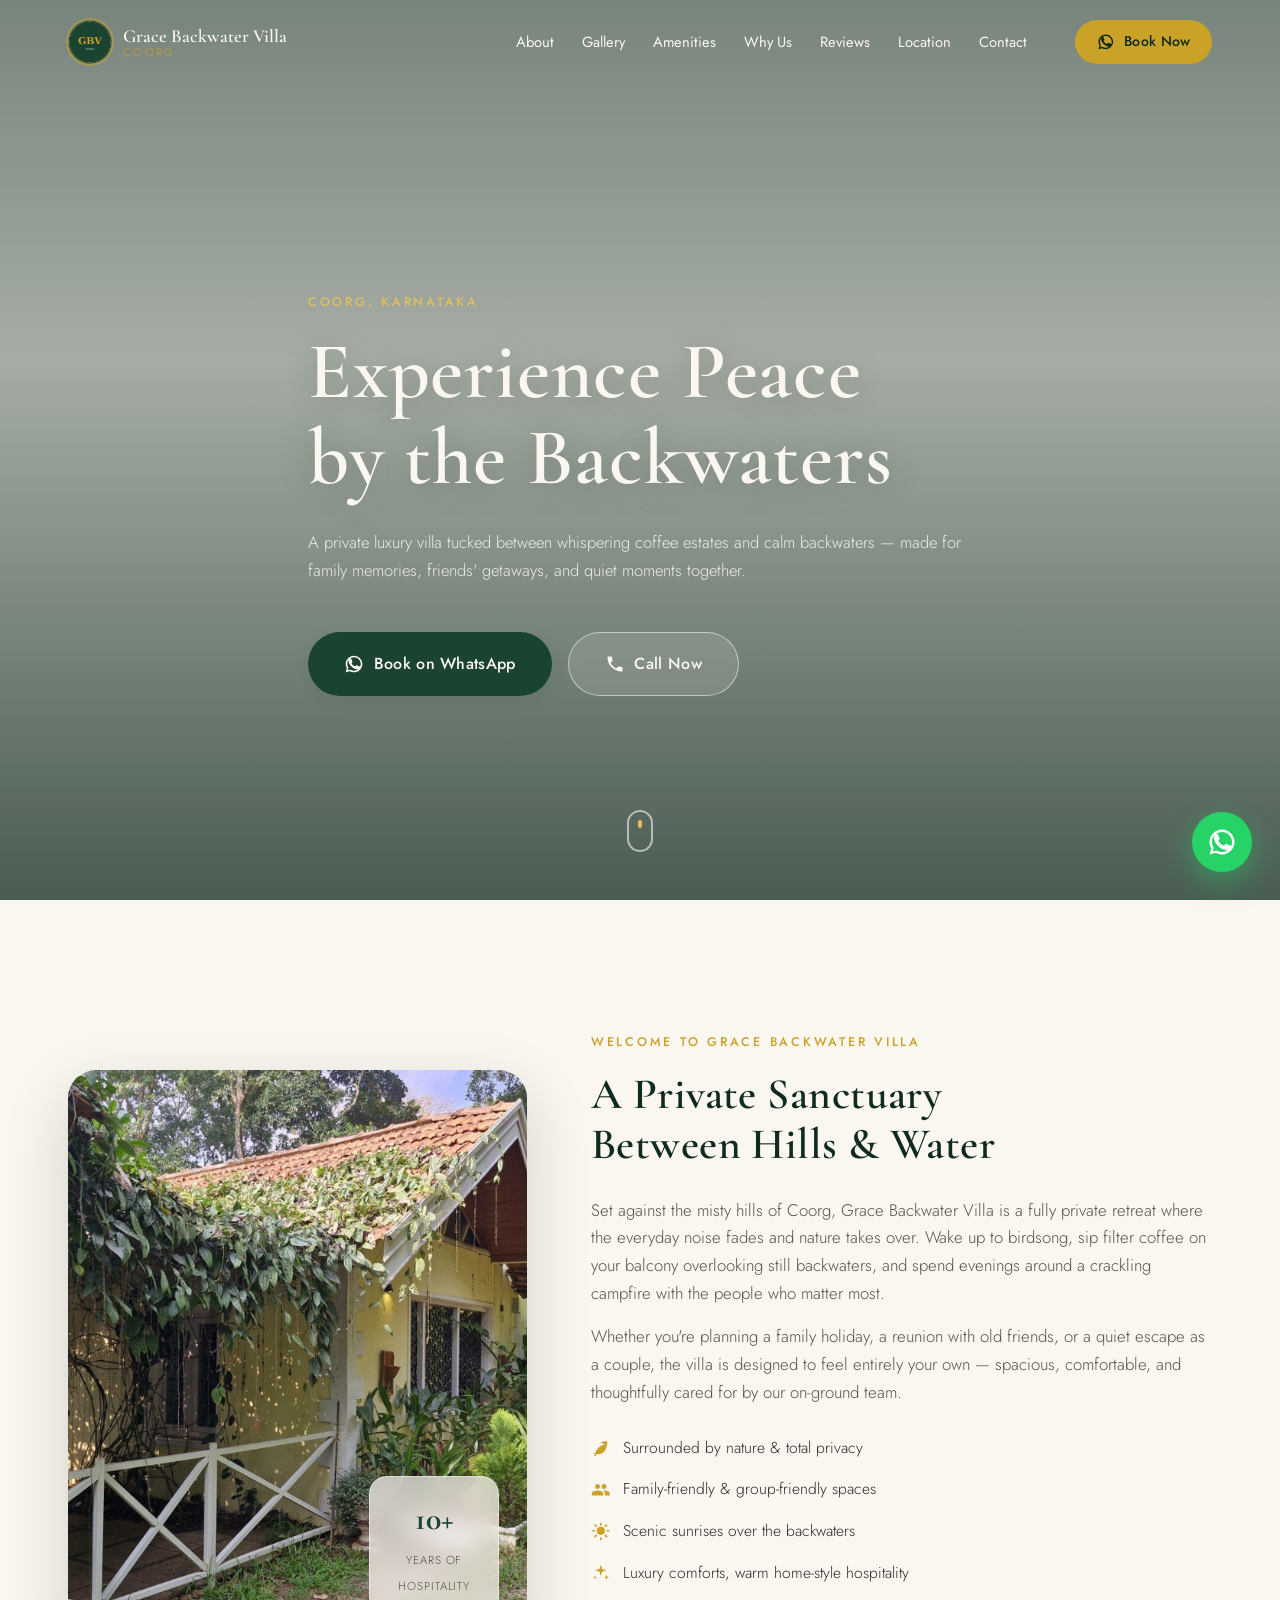
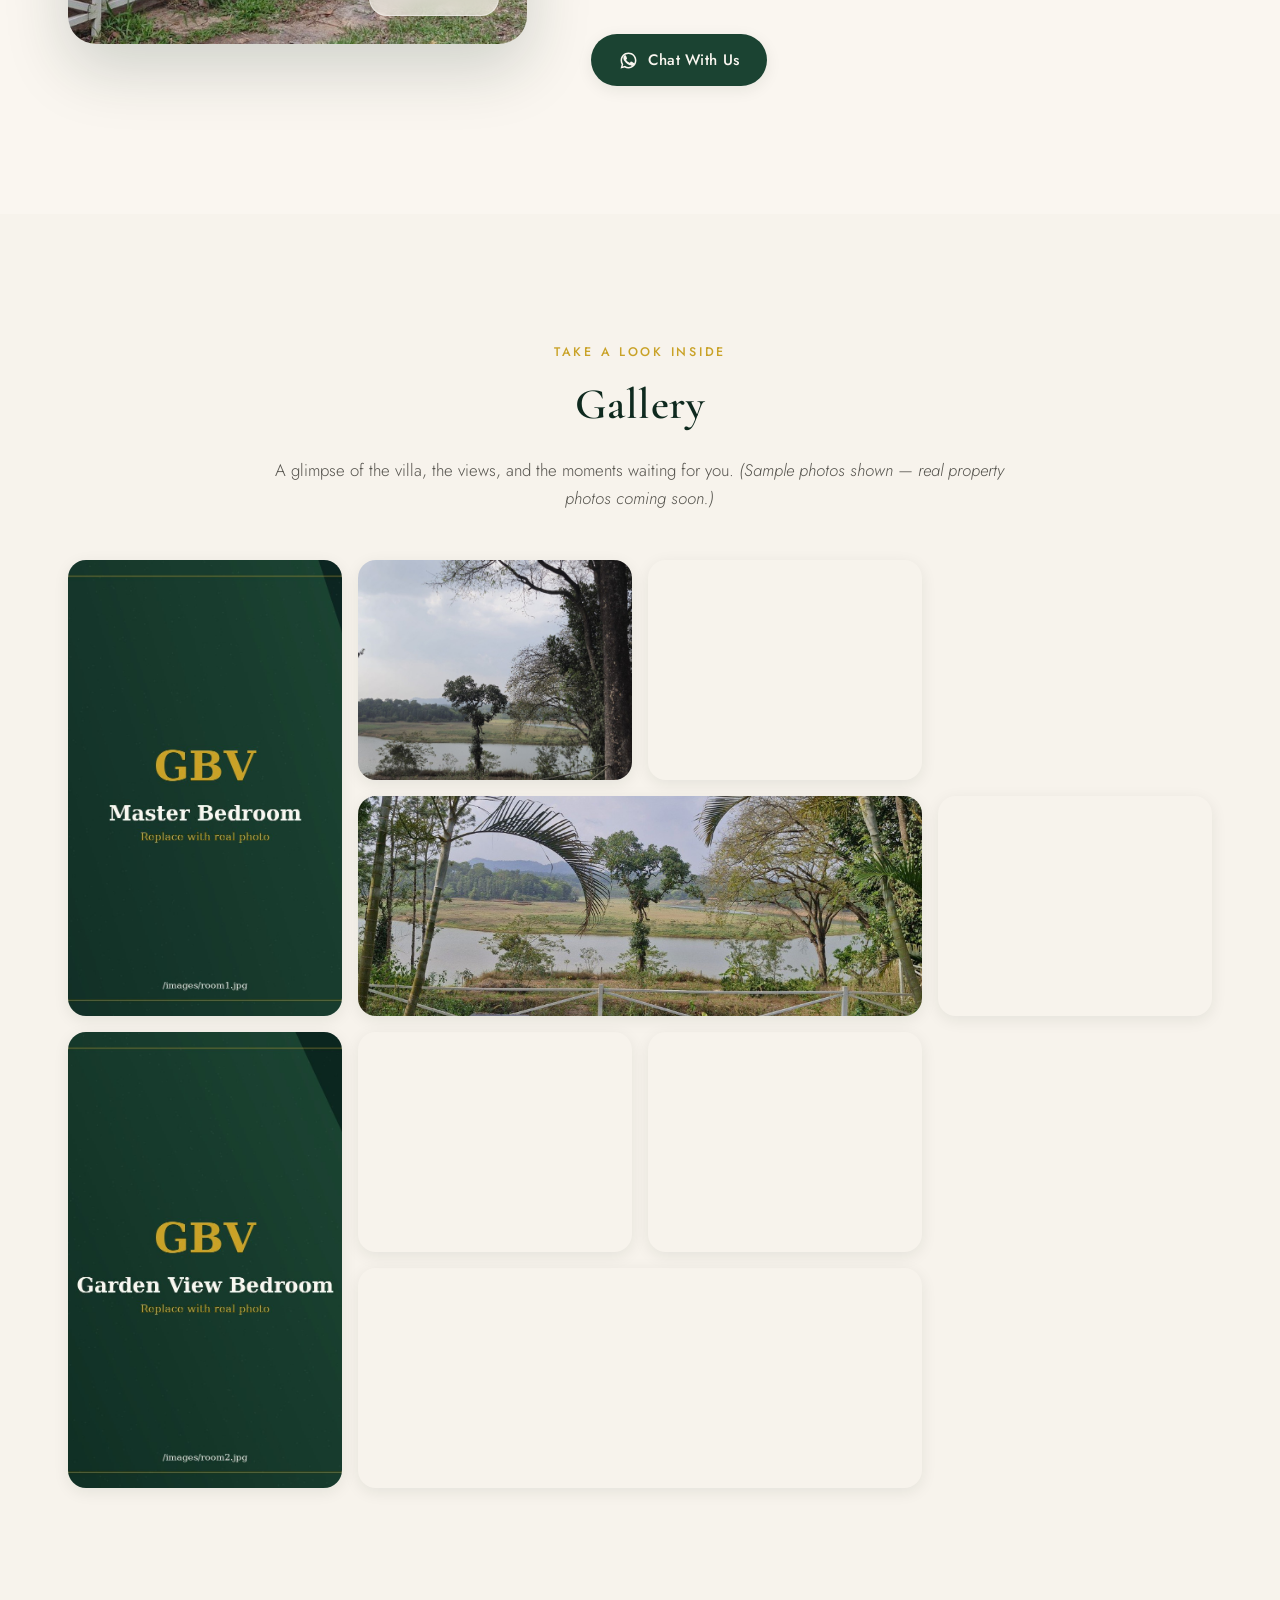
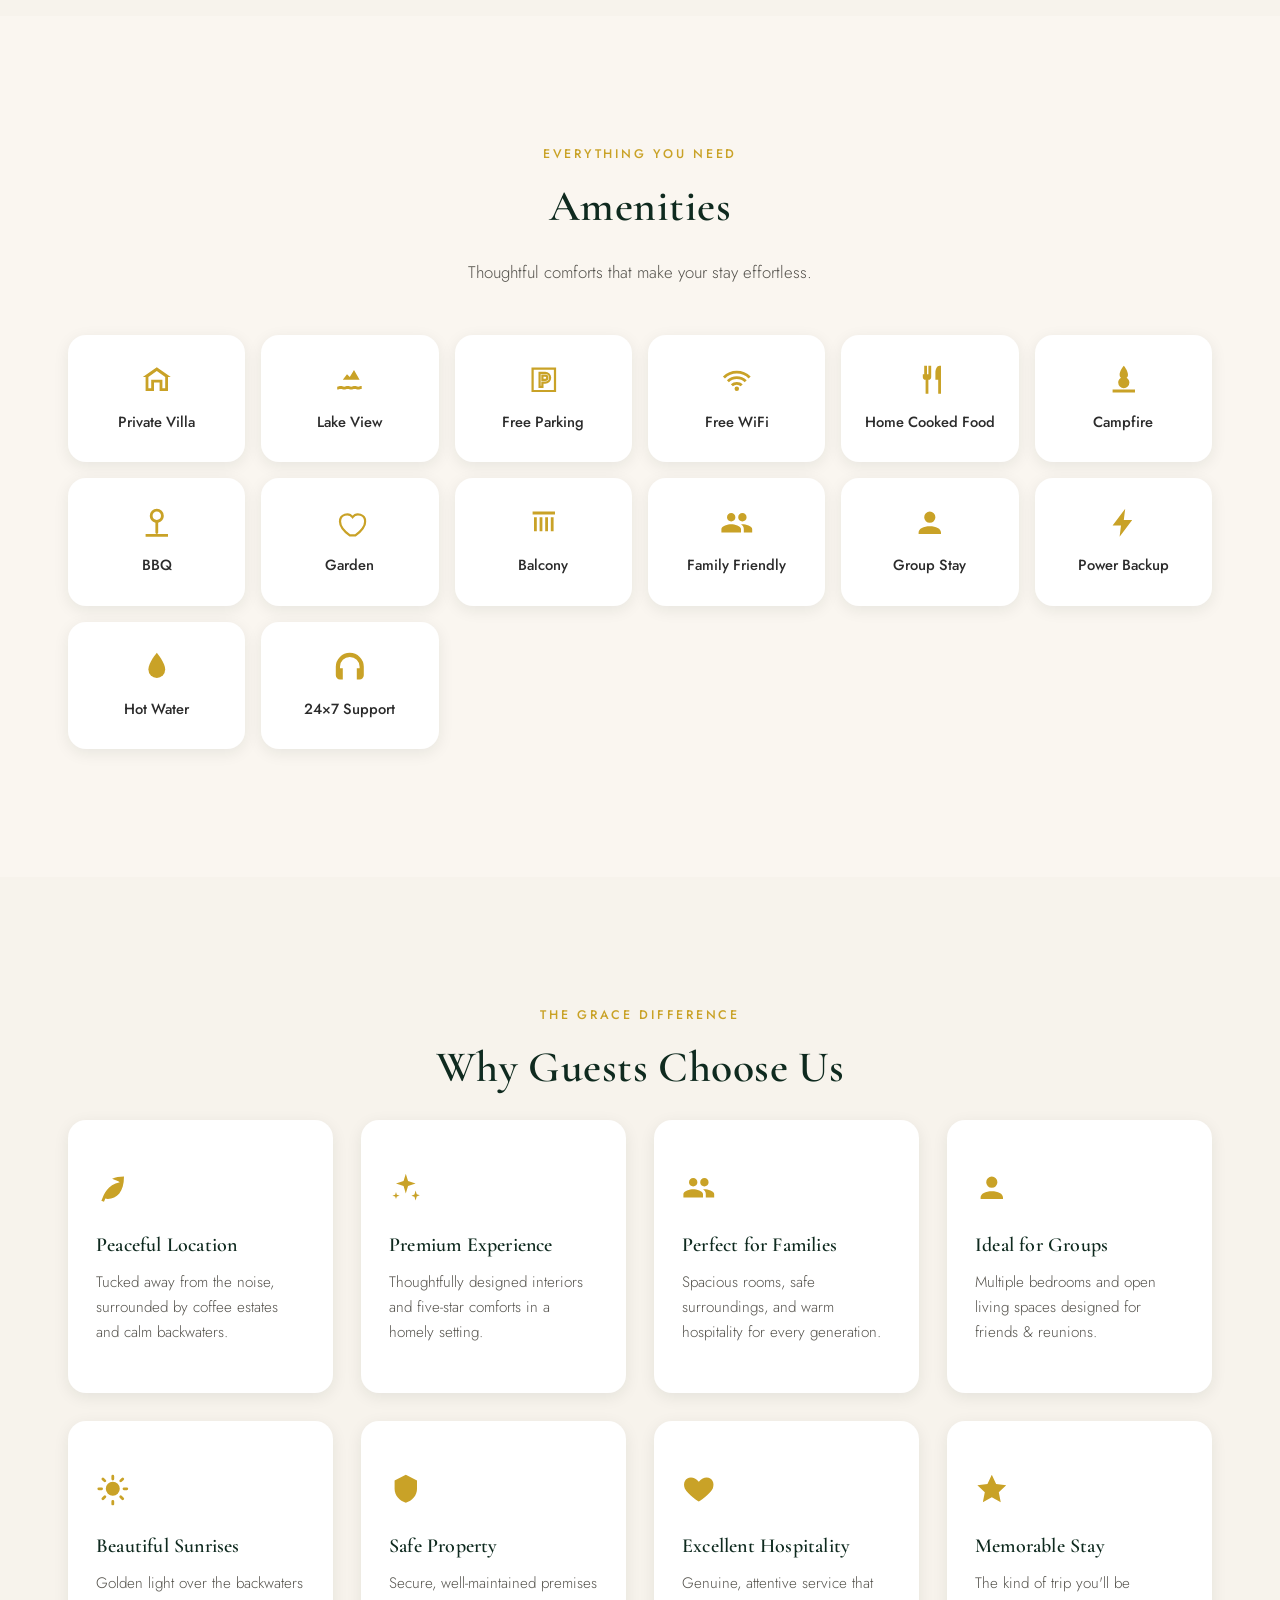
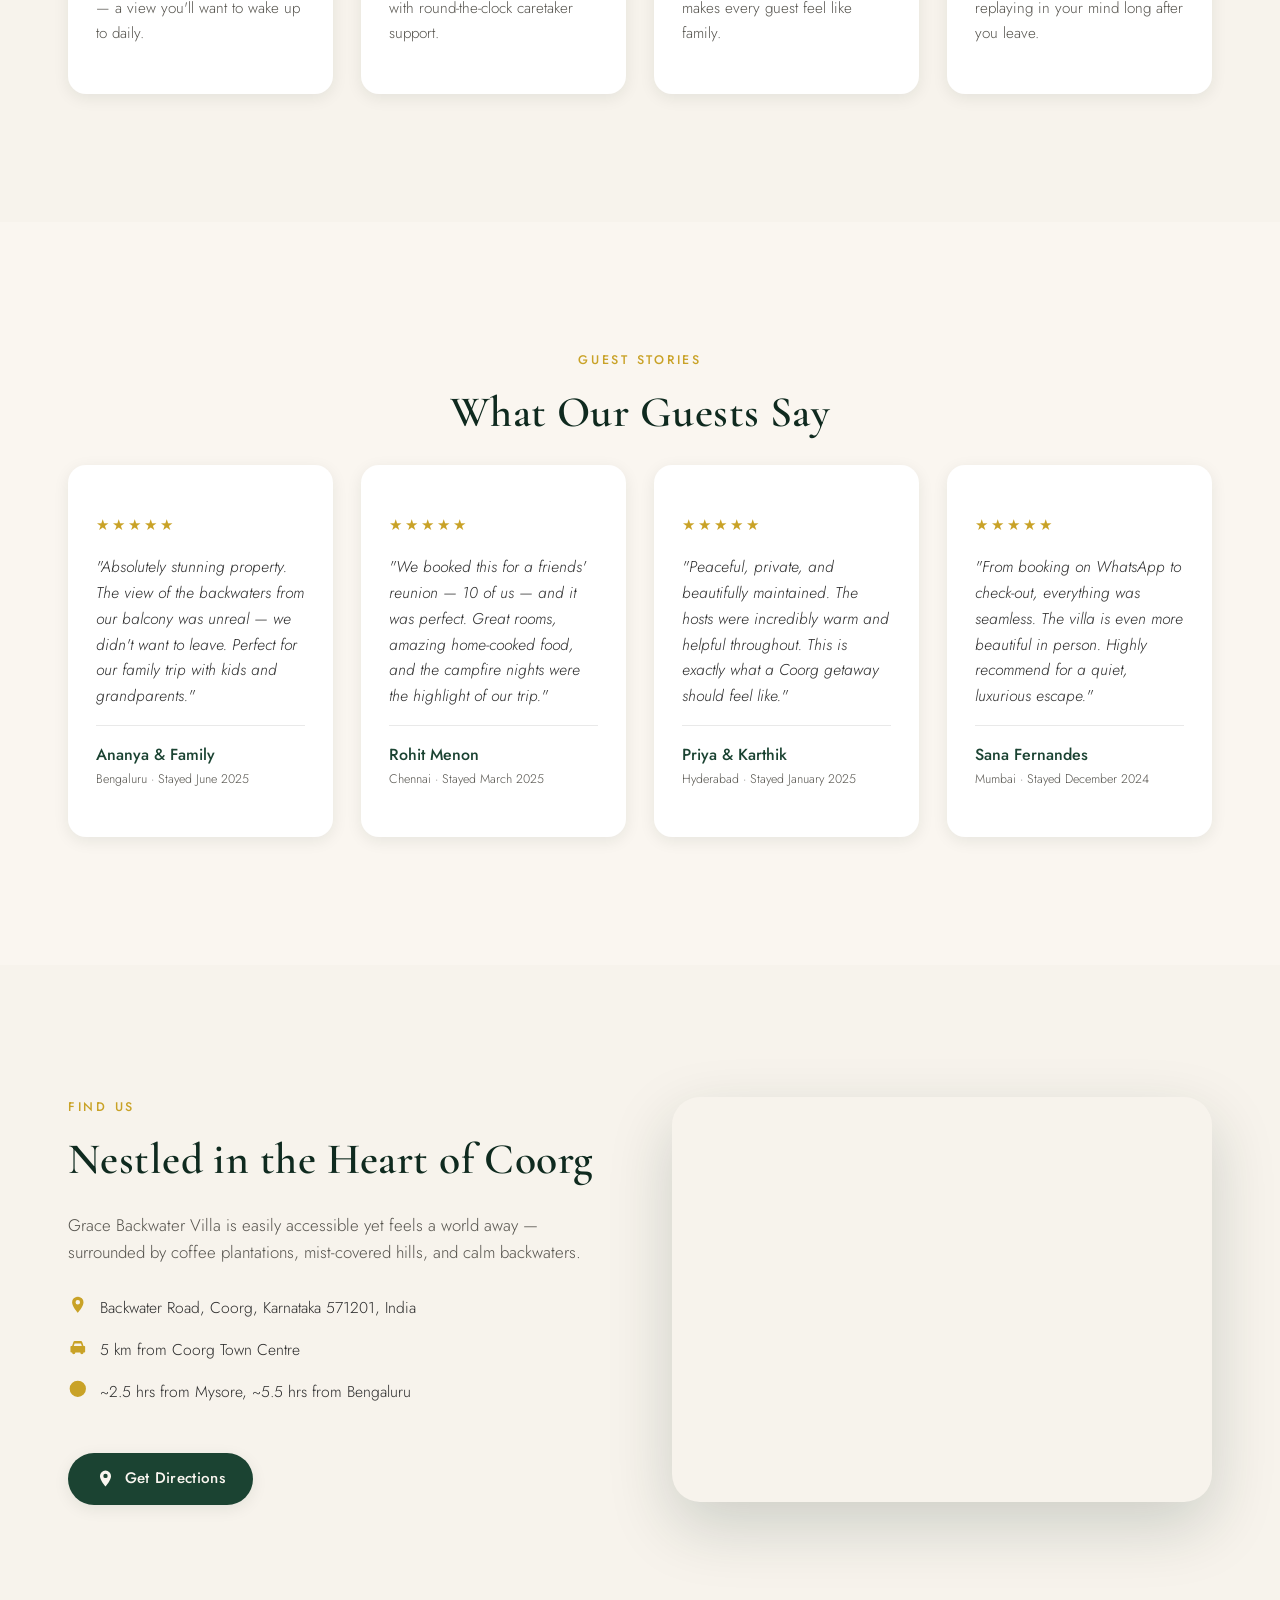
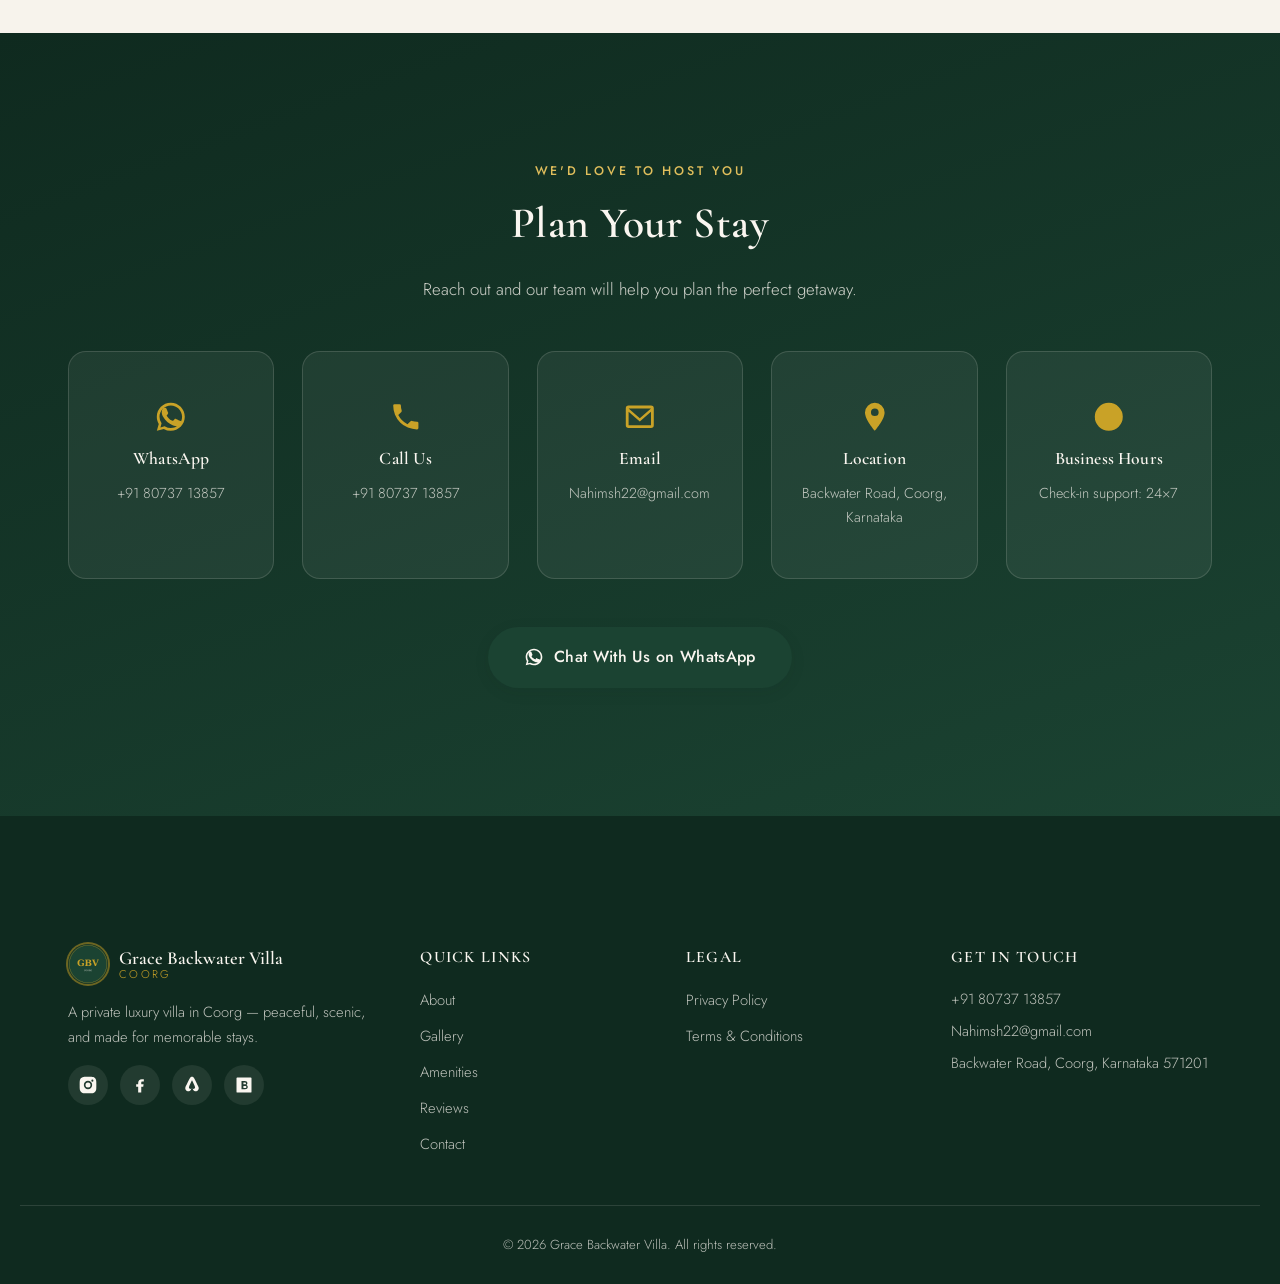
<file: index.html>
<!DOCTYPE html>
<html lang="en">
<head>
  <meta charset="UTF-8" />
  <meta name="viewport" content="width=device-width, initial-scale=1.0, viewport-fit=cover" />
  <title>Grace Backwater Villa, Coorg | Luxury Private Villa by the Backwaters</title>
  <meta name="description" content="Grace Backwater Villa is a private luxury villa in Coorg surrounded by lush greenery and calm backwaters. Perfect for families, couples, and group getaways. Book instantly on WhatsApp." />
  <meta name="keywords" content="Grace Backwater Villa, Coorg villa, luxury villa Coorg, private villa Coorg, family resort Coorg, group stay Coorg, backwater villa, homestay Coorg" />
  <meta name="author" content="Grace Backwater Villa" />
  <meta name="robots" content="index, follow" />
  <link rel="canonical" href="https://www.gracebackwatervillacoorg.com/" />

  <!-- Open Graph -->
  <meta property="og:type" content="website" />
  <meta property="og:site_name" content="Grace Backwater Villa" />
  <meta property="og:title" content="Grace Backwater Villa, Coorg | Experience Peace by the Backwaters" />
  <meta property="og:description" content="A private luxury villa in Coorg surrounded by lush greenery and calm backwaters. Perfect for families, couples, and group getaways." />
  <meta property="og:image" content="https://www.gracebackwatervillacoorg.com/images/og-image.jpg" />
  <meta property="og:image:width" content="1200" />
  <meta property="og:image:height" content="630" />
  <meta property="og:url" content="https://www.gracebackwatervillacoorg.com/" />
  <meta property="og:locale" content="en_IN" />

  <!-- Twitter Card -->
  <meta name="twitter:card" content="summary_large_image" />
  <meta name="twitter:title" content="Grace Backwater Villa, Coorg" />
  <meta name="twitter:description" content="Experience peace by the backwaters. A private luxury villa in Coorg for families, couples & groups." />
  <meta name="twitter:image" content="https://www.gracebackwatervillacoorg.com/images/og-image.jpg" />

  <!-- Theme -->
  <meta name="theme-color" content="#1B4332" />

  <!-- Favicons -->
  <link rel="icon" type="image/png" sizes="32x32" href="favicon/favicon-32.png" />
  <link rel="icon" type="image/png" sizes="16x16" href="favicon/favicon-16.png" />
  <link rel="apple-touch-icon" sizes="180x180" href="favicon/apple-touch-icon.png" />
  <link rel="shortcut icon" href="favicon/favicon.ico" />

  <!-- Preconnect / performance -->
  <link rel="preconnect" href="https://fonts.googleapis.com" />
  <link rel="preconnect" href="https://fonts.gstatic.com" crossorigin />
  <link rel="preload" as="image" href="images/hero.jpg" fetchpriority="high" />
  <link rel="stylesheet" href="https://fonts.googleapis.com/css2?family=Cormorant+Garamond:wght@400;500;600;700&family=Jost:wght@300;400;500;600&display=swap" />

  <link rel="stylesheet" href="css/style.css" />

  <!-- Structured Data: Vacation Rental / Lodging Business -->
  <script type="application/ld+json">
  {
    "@context": "https://schema.org",
    "@type": "LodgingBusiness",
    "name": "Grace Backwater Villa",
    "image": "https://www.gracebackwatervillacoorg.com/images/hero.jpg",
    "url": "https://www.gracebackwatervillacoorg.com/",
    "logo": "https://www.gracebackwatervillacoorg.com/images/logo.png",
    "description": "A private luxury villa in Coorg surrounded by lush greenery and calm backwaters, ideal for families, couples and group getaways.",
    "telephone": "+91-80737-13857",
    "priceRange": "₹₹₹",
    "address": {
      "@type": "PostalAddress",
      "streetAddress": "Backwater Road",
      "addressLocality": "Coorg",
      "addressRegion": "Karnataka",
      "postalCode": "571201",
      "addressCountry": "IN"
    },
    "geo": {
      "@type": "GeoCoordinates",
      "latitude": "12.3375",
      "longitude": "75.8069"
    },
    "amenityFeature": [
      { "@type": "LocationFeatureSpecification", "name": "Private Villa" },
      { "@type": "LocationFeatureSpecification", "name": "Lake View" },
      { "@type": "LocationFeatureSpecification", "name": "Free Parking" },
      { "@type": "LocationFeatureSpecification", "name": "WiFi" },
      { "@type": "LocationFeatureSpecification", "name": "Home Cooked Food" },
      { "@type": "LocationFeatureSpecification", "name": "Campfire" },
      { "@type": "LocationFeatureSpecification", "name": "BBQ" },
      { "@type": "LocationFeatureSpecification", "name": "Garden" }
    ],
    "sameAs": [
      "https://www.instagram.com/gracebackwatervilla",
      "https://www.facebook.com/gracebackwatervilla",
      "https://www.airbnb.com/rooms/PLACEHOLDER",
      "https://www.booking.com/hotel/in/grace-backwater-villa.html"
    ]
  }
  </script>

  <!-- Structured Data: Local Business -->
  <script type="application/ld+json">
  {
    "@context": "https://schema.org",
    "@type": "LocalBusiness",
    "name": "Grace Backwater Villa",
    "image": "https://www.gracebackwatervillacoorg.com/images/hero.jpg",
    "telephone": "+91-80737-13857",
    "email": "Nahimsh22@gmail.com",
    "address": {
      "@type": "PostalAddress",
      "streetAddress": "Backwater Road",
      "addressLocality": "Coorg",
      "addressRegion": "Karnataka",
      "postalCode": "571201",
      "addressCountry": "IN"
    },
    "openingHoursSpecification": {
      "@type": "OpeningHoursSpecification",
      "dayOfWeek": ["Monday","Tuesday","Wednesday","Thursday","Friday","Saturday","Sunday"],
      "opens": "00:00",
      "closes": "23:59"
    }
  }
  </script>
</head>
<body>
  <a class="skip-link" href="#main-content">Skip to main content</a>

  <!-- ================= HEADER / NAV ================= -->
  <header class="site-header" id="site-header">
    <div class="container header-inner">
      <a href="#hero" class="brand" aria-label="Grace Backwater Villa — Home">
        <img src="images/logo.png" alt="Grace Backwater Villa logo" class="brand-logo" width="44" height="44" />
        <span class="brand-text">
          <span class="brand-name">Grace Backwater Villa</span>
          <span class="brand-place">Coorg</span>
        </span>
      </a>

      <nav class="main-nav" id="main-nav" aria-label="Primary">
        <ul class="nav-list">
          <li><a href="#about" class="nav-link">About</a></li>
          <li><a href="#gallery" class="nav-link">Gallery</a></li>
          <li><a href="#amenities" class="nav-link">Amenities</a></li>
          <li><a href="#why-us" class="nav-link">Why Us</a></li>
          <li><a href="#reviews" class="nav-link">Reviews</a></li>
          <li><a href="#location" class="nav-link">Location</a></li>
          <li><a href="#contact" class="nav-link">Contact</a></li>
        </ul>
        <a href="https://wa.me/918073713857?text=Hi!%20I%27d%20like%20to%20know%20more%20about%20Grace%20Backwater%20Villa." class="btn btn-whatsapp nav-cta" target="_blank" rel="noopener">
          <svg class="icon" viewBox="0 0 24 24" aria-hidden="true"><use href="#icon-whatsapp"></use></svg>
          Book Now
        </a>
      </nav>

      <button class="nav-toggle" id="nav-toggle" aria-expanded="false" aria-controls="main-nav" aria-label="Toggle navigation menu">
        <span class="nav-toggle-bar"></span>
        <span class="nav-toggle-bar"></span>
        <span class="nav-toggle-bar"></span>
      </button>
    </div>
  </header>

  <main id="main-content">
    <!-- ================= HERO ================= -->
    <section class="hero" id="hero">
      <picture class="hero-media">
        <source media="(max-width: 640px)" srcset="images/hero-mobile.jpg" />
        <img
          src="images/hero.jpg"
          alt="View of the backwaters and hills from Grace Backwater Villa's covered riverside pavilion, Coorg"
          class="hero-img"
          fetchpriority="high"
          decoding="async"
          width="1920"
          height="1080"
        />
      </picture>
      <div class="hero-overlay" aria-hidden="true"></div>

      <div class="container hero-content">
        <p class="eyebrow hero-eyebrow" data-aos>Coorg, Karnataka</p>
        <h1 class="hero-title" data-aos>Experience Peace<br />by the Backwaters</h1>
        <p class="hero-subtitle" data-aos>
          A private luxury villa tucked between whispering coffee estates and calm backwaters —
          made for family memories, friends' getaways, and quiet moments together.
        </p>
        <div class="hero-actions" data-aos>
          <a href="https://wa.me/918073713857?text=Hi!%20I%27d%20like%20to%20book%20Grace%20Backwater%20Villa." class="btn btn-primary btn-lg" target="_blank" rel="noopener">
            <svg class="icon" viewBox="0 0 24 24" aria-hidden="true"><use href="#icon-whatsapp"></use></svg>
            Book on WhatsApp
          </a>
          <a href="tel:+918073713857" class="btn btn-ghost btn-lg">
            <svg class="icon" viewBox="0 0 24 24" aria-hidden="true"><use href="#icon-phone"></use></svg>
            Call Now
          </a>
        </div>
      </div>

      <a href="#about" class="scroll-cue" aria-label="Scroll to next section">
        <span></span>
      </a>
    </section>

    <!-- ================= ABOUT ================= -->
    <section class="about" id="about">
      <div class="container about-grid">
        <div class="about-media" data-aos>
          <img src="images/about.jpg" alt="Exterior view of Grace Backwater Villa nestled in greenery" loading="lazy" decoding="async" width="1200" height="1500" />
          <div class="about-media-badge">
            <span class="badge-number">10+</span>
            <span class="badge-label">Years of<br />Hospitality</span>
          </div>
        </div>

        <div class="about-content">
          <p class="eyebrow" data-aos>Welcome to Grace Backwater Villa</p>
          <h2 class="section-title" data-aos>A Private Sanctuary<br />Between Hills &amp; Water</h2>
          <p class="section-text" data-aos>
            Set against the misty hills of Coorg, Grace Backwater Villa is a fully private
            retreat where the everyday noise fades and nature takes over. Wake up to birdsong,
            sip filter coffee on your balcony overlooking still backwaters, and spend evenings
            around a crackling campfire with the people who matter most.
          </p>
          <p class="section-text" data-aos>
            Whether you're planning a family holiday, a reunion with old friends, or a quiet
            escape as a couple, the villa is designed to feel entirely your own — spacious,
            comfortable, and thoughtfully cared for by our on-ground team.
          </p>

          <ul class="about-points" data-aos>
            <li>
              <svg class="icon icon-accent" viewBox="0 0 24 24" aria-hidden="true"><use href="#icon-leaf"></use></svg>
              Surrounded by nature &amp; total privacy
            </li>
            <li>
              <svg class="icon icon-accent" viewBox="0 0 24 24" aria-hidden="true"><use href="#icon-family"></use></svg>
              Family-friendly &amp; group-friendly spaces
            </li>
            <li>
              <svg class="icon icon-accent" viewBox="0 0 24 24" aria-hidden="true"><use href="#icon-sun"></use></svg>
              Scenic sunrises over the backwaters
            </li>
            <li>
              <svg class="icon icon-accent" viewBox="0 0 24 24" aria-hidden="true"><use href="#icon-sparkle"></use></svg>
              Luxury comforts, warm home-style hospitality
            </li>
          </ul>

          <a href="https://wa.me/918073713857?text=Hi!%20I%27d%20like%20to%20know%20more%20about%20Grace%20Backwater%20Villa." class="btn btn-primary" target="_blank" rel="noopener" data-aos>
            <svg class="icon" viewBox="0 0 24 24" aria-hidden="true"><use href="#icon-whatsapp"></use></svg>
            Chat With Us
          </a>
        </div>
      </div>
    </section>

    <!-- ================= GALLERY ================= -->
    <section class="gallery" id="gallery">
      <div class="container">
        <p class="eyebrow center" data-aos>Take a Look Inside</p>
        <h2 class="section-title center" data-aos>Gallery</h2>
        <p class="section-text center intro" data-aos>
          A glimpse of the villa, the views, and the moments waiting for you.
          <em>(Sample photos shown — real property photos coming soon.)</em>
        </p>

        <div class="masonry" id="masonry-gallery">
          <figure class="masonry-item span-tall" data-aos>
            <img src="images/room1.jpg" alt="Master bedroom with garden view at Grace Backwater Villa" loading="lazy" decoding="async" width="1600" height="1067" />
            <figcaption>Master Bedroom</figcaption>
          </figure>
          <figure class="masonry-item" data-aos>
            <img src="images/lake.jpg" alt="Calm backwaters near Grace Backwater Villa, Coorg" loading="lazy" decoding="async" width="1600" height="1067" />
            <figcaption>The Backwaters</figcaption>
          </figure>
          <figure class="masonry-item" data-aos>
            <img src="images/food.jpg" alt="Home cooked Coorgi food served at the villa" loading="lazy" decoding="async" width="1600" height="1067" />
            <figcaption>Home Cooked Food</figcaption>
          </figure>
          <figure class="masonry-item span-wide" data-aos>
            <img src="images/view.jpg" alt="Panoramic backwater view from Grace Backwater Villa" loading="lazy" decoding="async" width="1600" height="1067" />
            <figcaption>Backwater View</figcaption>
          </figure>
          <figure class="masonry-item" data-aos>
            <img src="images/campfire.jpg" alt="Riverside campfire corner with bench seating at Grace Backwater Villa" loading="lazy" decoding="async" width="1600" height="1067" />
            <figcaption>Campfire Corner</figcaption>
          </figure>
          <figure class="masonry-item span-tall" data-aos>
            <img src="images/room2.jpg" alt="Cosy garden-view bedroom at Grace Backwater Villa" loading="lazy" decoding="async" width="1600" height="1067" />
            <figcaption>Garden View Room</figcaption>
          </figure>
          <figure class="masonry-item" data-aos>
            <img src="images/balcony.jpg" alt="Private balcony overlooking the backwaters" loading="lazy" decoding="async" width="1600" height="1067" />
            <figcaption>Private Balcony</figcaption>
          </figure>
          <figure class="masonry-item" data-aos>
            <img src="images/garden.jpg" alt="Lush private garden at the villa" loading="lazy" decoding="async" width="1600" height="1067" />
            <figcaption>Private Garden</figcaption>
          </figure>
          <figure class="masonry-item span-wide" data-aos>
            <img src="images/sunrise.jpg" alt="Sunrise over the Coorg hills seen from the villa" loading="lazy" decoding="async" width="1600" height="1067" />
            <figcaption>Coorg Sunrise</figcaption>
          </figure>
        </div>
      </div>
    </section>

    <!-- ================= AMENITIES ================= -->
    <section class="amenities" id="amenities">
      <div class="container">
        <p class="eyebrow center" data-aos>Everything You Need</p>
        <h2 class="section-title center" data-aos>Amenities</h2>
        <p class="section-text center intro" data-aos>Thoughtful comforts that make your stay effortless.</p>

        <div class="amenities-grid">
          <div class="amenity-card" data-aos><svg class="icon icon-lg" viewBox="0 0 24 24" aria-hidden="true"><use href="#icon-villa"></use></svg><span>Private Villa</span></div>
          <div class="amenity-card" data-aos><svg class="icon icon-lg" viewBox="0 0 24 24" aria-hidden="true"><use href="#icon-lake"></use></svg><span>Lake View</span></div>
          <div class="amenity-card" data-aos><svg class="icon icon-lg" viewBox="0 0 24 24" aria-hidden="true"><use href="#icon-parking"></use></svg><span>Free Parking</span></div>
          <div class="amenity-card" data-aos><svg class="icon icon-lg" viewBox="0 0 24 24" aria-hidden="true"><use href="#icon-wifi"></use></svg><span>Free WiFi</span></div>
          <div class="amenity-card" data-aos><svg class="icon icon-lg" viewBox="0 0 24 24" aria-hidden="true"><use href="#icon-food"></use></svg><span>Home Cooked Food</span></div>
          <div class="amenity-card" data-aos><svg class="icon icon-lg" viewBox="0 0 24 24" aria-hidden="true"><use href="#icon-campfire"></use></svg><span>Campfire</span></div>
          <div class="amenity-card" data-aos><svg class="icon icon-lg" viewBox="0 0 24 24" aria-hidden="true"><use href="#icon-bbq"></use></svg><span>BBQ</span></div>
          <div class="amenity-card" data-aos><svg class="icon icon-lg" viewBox="0 0 24 24" aria-hidden="true"><use href="#icon-garden"></use></svg><span>Garden</span></div>
          <div class="amenity-card" data-aos><svg class="icon icon-lg" viewBox="0 0 24 24" aria-hidden="true"><use href="#icon-balcony"></use></svg><span>Balcony</span></div>
          <div class="amenity-card" data-aos><svg class="icon icon-lg" viewBox="0 0 24 24" aria-hidden="true"><use href="#icon-family"></use></svg><span>Family Friendly</span></div>
          <div class="amenity-card" data-aos><svg class="icon icon-lg" viewBox="0 0 24 24" aria-hidden="true"><use href="#icon-group"></use></svg><span>Group Stay</span></div>
          <div class="amenity-card" data-aos><svg class="icon icon-lg" viewBox="0 0 24 24" aria-hidden="true"><use href="#icon-power"></use></svg><span>Power Backup</span></div>
          <div class="amenity-card" data-aos><svg class="icon icon-lg" viewBox="0 0 24 24" aria-hidden="true"><use href="#icon-water"></use></svg><span>Hot Water</span></div>
          <div class="amenity-card" data-aos><svg class="icon icon-lg" viewBox="0 0 24 24" aria-hidden="true"><use href="#icon-support"></use></svg><span>24×7 Support</span></div>
        </div>
      </div>
    </section>

    <!-- ================= WHY CHOOSE US ================= -->
    <section class="why-us" id="why-us">
      <div class="container">
        <p class="eyebrow center" data-aos>The Grace Difference</p>
        <h2 class="section-title center" data-aos>Why Guests Choose Us</h2>

        <div class="why-grid">
          <div class="why-card" data-aos>
            <svg class="icon icon-lg icon-accent" viewBox="0 0 24 24" aria-hidden="true"><use href="#icon-leaf"></use></svg>
            <h3>Peaceful Location</h3>
            <p>Tucked away from the noise, surrounded by coffee estates and calm backwaters.</p>
          </div>
          <div class="why-card" data-aos>
            <svg class="icon icon-lg icon-accent" viewBox="0 0 24 24" aria-hidden="true"><use href="#icon-sparkle"></use></svg>
            <h3>Premium Experience</h3>
            <p>Thoughtfully designed interiors and five-star comforts in a homely setting.</p>
          </div>
          <div class="why-card" data-aos>
            <svg class="icon icon-lg icon-accent" viewBox="0 0 24 24" aria-hidden="true"><use href="#icon-family"></use></svg>
            <h3>Perfect for Families</h3>
            <p>Spacious rooms, safe surroundings, and warm hospitality for every generation.</p>
          </div>
          <div class="why-card" data-aos>
            <svg class="icon icon-lg icon-accent" viewBox="0 0 24 24" aria-hidden="true"><use href="#icon-group"></use></svg>
            <h3>Ideal for Groups</h3>
            <p>Multiple bedrooms and open living spaces designed for friends &amp; reunions.</p>
          </div>
          <div class="why-card" data-aos>
            <svg class="icon icon-lg icon-accent" viewBox="0 0 24 24" aria-hidden="true"><use href="#icon-sun"></use></svg>
            <h3>Beautiful Sunrises</h3>
            <p>Golden light over the backwaters — a view you'll want to wake up to daily.</p>
          </div>
          <div class="why-card" data-aos>
            <svg class="icon icon-lg icon-accent" viewBox="0 0 24 24" aria-hidden="true"><use href="#icon-shield"></use></svg>
            <h3>Safe Property</h3>
            <p>Secure, well-maintained premises with round-the-clock caretaker support.</p>
          </div>
          <div class="why-card" data-aos>
            <svg class="icon icon-lg icon-accent" viewBox="0 0 24 24" aria-hidden="true"><use href="#icon-heart"></use></svg>
            <h3>Excellent Hospitality</h3>
            <p>Genuine, attentive service that makes every guest feel like family.</p>
          </div>
          <div class="why-card" data-aos>
            <svg class="icon icon-lg icon-accent" viewBox="0 0 24 24" aria-hidden="true"><use href="#icon-star"></use></svg>
            <h3>Memorable Stay</h3>
            <p>The kind of trip you'll be replaying in your mind long after you leave.</p>
          </div>
        </div>
      </div>
    </section>

    <!-- ================= REVIEWS ================= -->
    <section class="reviews" id="reviews">
      <div class="container">
        <p class="eyebrow center" data-aos>Guest Stories</p>
        <h2 class="section-title center" data-aos>What Our Guests Say</h2>

        <div class="reviews-grid">
          <article class="review-card" data-aos>
            <div class="stars" aria-label="Rated 5 out of 5 stars">★★★★★</div>
            <p class="review-text">"Absolutely stunning property. The view of the backwaters from our balcony was unreal — we didn't want to leave. Perfect for our family trip with kids and grandparents."</p>
            <div class="review-author">
              <span class="review-name">Ananya &amp; Family</span>
              <span class="review-meta">Bengaluru · Stayed June 2025</span>
            </div>
          </article>

          <article class="review-card" data-aos>
            <div class="stars" aria-label="Rated 5 out of 5 stars">★★★★★</div>
            <p class="review-text">"We booked this for a friends' reunion — 10 of us — and it was perfect. Great rooms, amazing home-cooked food, and the campfire nights were the highlight of our trip."</p>
            <div class="review-author">
              <span class="review-name">Rohit Menon</span>
              <span class="review-meta">Chennai · Stayed March 2025</span>
            </div>
          </article>

          <article class="review-card" data-aos>
            <div class="stars" aria-label="Rated 5 out of 5 stars">★★★★★</div>
            <p class="review-text">"Peaceful, private, and beautifully maintained. The hosts were incredibly warm and helpful throughout. This is exactly what a Coorg getaway should feel like."</p>
            <div class="review-author">
              <span class="review-name">Priya &amp; Karthik</span>
              <span class="review-meta">Hyderabad · Stayed January 2025</span>
            </div>
          </article>

          <article class="review-card" data-aos>
            <div class="stars" aria-label="Rated 5 out of 5 stars">★★★★★</div>
            <p class="review-text">"From booking on WhatsApp to check-out, everything was seamless. The villa is even more beautiful in person. Highly recommend for a quiet, luxurious escape."</p>
            <div class="review-author">
              <span class="review-name">Sana Fernandes</span>
              <span class="review-meta">Mumbai · Stayed December 2024</span>
            </div>
          </article>
        </div>
      </div>
    </section>

    <!-- ================= LOCATION ================= -->
    <section class="location" id="location">
      <div class="container location-grid">
        <div class="location-content">
          <p class="eyebrow" data-aos>Find Us</p>
          <h2 class="section-title" data-aos>Nestled in the Heart of Coorg</h2>
          <p class="section-text" data-aos>
            Grace Backwater Villa is easily accessible yet feels a world away — surrounded by
            coffee plantations, mist-covered hills, and calm backwaters.
          </p>
          <ul class="location-details" data-aos>
            <li><svg class="icon icon-accent" viewBox="0 0 24 24" aria-hidden="true"><use href="#icon-pin"></use></svg> Backwater Road, Coorg, Karnataka 571201, India</li>
            <li><svg class="icon icon-accent" viewBox="0 0 24 24" aria-hidden="true"><use href="#icon-car"></use></svg> 5 km from Coorg Town Centre</li>
            <li><svg class="icon icon-accent" viewBox="0 0 24 24" aria-hidden="true"><use href="#icon-clock"></use></svg> ~2.5 hrs from Mysore, ~5.5 hrs from Bengaluru</li>
          </ul>
          <a href="https://maps.google.com/?q=Coorg+Karnataka" target="_blank" rel="noopener" class="btn btn-primary" data-aos>
            <svg class="icon" viewBox="0 0 24 24" aria-hidden="true"><use href="#icon-pin"></use></svg>
            Get Directions
          </a>
        </div>

        <div class="location-map" data-aos>
          <!-- Replace the src below with your own Google Maps embed link -->
          <iframe
            title="Grace Backwater Villa location map"
            src="https://maps.google.com/maps?q=Coorg%2C%20Karnataka&t=&z=13&ie=UTF8&iwloc=&output=embed"
            width="100%"
            height="100%"
            style="border:0"
            loading="lazy"
            referrerpolicy="no-referrer-when-downgrade"
          ></iframe>
        </div>
      </div>
    </section>

    <!-- ================= CONTACT ================= -->
    <section class="contact" id="contact">
      <div class="container">
        <p class="eyebrow center" data-aos>We'd Love to Host You</p>
        <h2 class="section-title center light" data-aos>Plan Your Stay</h2>
        <p class="section-text center intro light" data-aos>
          Reach out and our team will help you plan the perfect getaway.
        </p>

        <div class="contact-grid">
          <a class="contact-card" href="https://wa.me/918073713857?text=Hi!%20I%27d%20like%20to%20book%20Grace%20Backwater%20Villa." target="_blank" rel="noopener" data-aos>
            <svg class="icon icon-lg" viewBox="0 0 24 24" aria-hidden="true"><use href="#icon-whatsapp"></use></svg>
            <h3>WhatsApp</h3>
            <p>+91 80737 13857</p>
          </a>
          <a class="contact-card" href="tel:+918073713857" data-aos>
            <svg class="icon icon-lg" viewBox="0 0 24 24" aria-hidden="true"><use href="#icon-phone"></use></svg>
            <h3>Call Us</h3>
            <p>+91 80737 13857</p>
          </a>
          <a class="contact-card" href="mailto:Nahimsh22@gmail.com" data-aos>
            <svg class="icon icon-lg" viewBox="0 0 24 24" aria-hidden="true"><use href="#icon-mail"></use></svg>
            <h3>Email</h3>
            <p>Nahimsh22@gmail.com</p>
          </a>
          <div class="contact-card" data-aos>
            <svg class="icon icon-lg" viewBox="0 0 24 24" aria-hidden="true"><use href="#icon-pin"></use></svg>
            <h3>Location</h3>
            <p>Backwater Road, Coorg, Karnataka</p>
          </div>
          <div class="contact-card" data-aos>
            <svg class="icon icon-lg" viewBox="0 0 24 24" aria-hidden="true"><use href="#icon-clock"></use></svg>
            <h3>Business Hours</h3>
            <p>Check-in support: 24×7</p>
          </div>
        </div>

        <a href="https://wa.me/918073713857?text=Hi!%20I%27d%20like%20to%20book%20Grace%20Backwater%20Villa." class="btn btn-primary btn-lg contact-main-cta" target="_blank" rel="noopener" data-aos>
          <svg class="icon" viewBox="0 0 24 24" aria-hidden="true"><use href="#icon-whatsapp"></use></svg>
          Chat With Us on WhatsApp
        </a>
      </div>
    </section>
  </main>

  <!-- ================= FOOTER ================= -->
  <footer class="site-footer">
    <div class="container footer-grid">
      <div class="footer-brand">
        <a href="#hero" class="brand">
          <img src="images/logo.png" alt="Grace Backwater Villa logo" class="brand-logo" width="40" height="40" />
          <span class="brand-text">
            <span class="brand-name">Grace Backwater Villa</span>
            <span class="brand-place">Coorg</span>
          </span>
        </a>
        <p>A private luxury villa in Coorg — peaceful, scenic, and made for memorable stays.</p>
        <div class="social-icons">
          <a href="https://www.instagram.com/gracebackwatervilla" target="_blank" rel="noopener" aria-label="Instagram"><svg class="icon" viewBox="0 0 24 24" aria-hidden="true"><use href="#icon-instagram"></use></svg></a>
          <a href="https://www.facebook.com/gracebackwatervilla" target="_blank" rel="noopener" aria-label="Facebook"><svg class="icon" viewBox="0 0 24 24" aria-hidden="true"><use href="#icon-facebook"></use></svg></a>
          <a href="https://www.airbnb.com/rooms/PLACEHOLDER" target="_blank" rel="noopener" aria-label="Airbnb"><svg class="icon" viewBox="0 0 24 24" aria-hidden="true"><use href="#icon-airbnb"></use></svg></a>
          <a href="https://www.booking.com/hotel/in/grace-backwater-villa.html" target="_blank" rel="noopener" aria-label="Booking.com"><svg class="icon" viewBox="0 0 24 24" aria-hidden="true"><use href="#icon-booking"></use></svg></a>
        </div>
      </div>

      <div class="footer-links">
        <h4>Quick Links</h4>
        <ul>
          <li><a href="#about">About</a></li>
          <li><a href="#gallery">Gallery</a></li>
          <li><a href="#amenities">Amenities</a></li>
          <li><a href="#reviews">Reviews</a></li>
          <li><a href="#contact">Contact</a></li>
        </ul>
      </div>

      <div class="footer-links">
        <h4>Legal</h4>
        <ul>
          <li><a href="privacy-policy.html">Privacy Policy</a></li>
          <li><a href="terms.html">Terms &amp; Conditions</a></li>
        </ul>
      </div>

      <div class="footer-contact">
        <h4>Get in Touch</h4>
        <p><a href="tel:+918073713857">+91 80737 13857</a></p>
        <p><a href="mailto:Nahimsh22@gmail.com">Nahimsh22@gmail.com</a></p>
        <p>Backwater Road, Coorg, Karnataka 571201</p>
      </div>
    </div>

    <div class="footer-bottom">
      <p>&copy; <span id="year"></span> Grace Backwater Villa. All rights reserved.</p>
    </div>
  </footer>

  <!-- Floating WhatsApp Button -->
  <a
    href="https://wa.me/918073713857?text=Hi!%20I%27d%20like%20to%20book%20Grace%20Backwater%20Villa."
    class="whatsapp-float"
    target="_blank"
    rel="noopener"
    aria-label="Chat with us on WhatsApp"
  >
    <svg class="icon" viewBox="0 0 24 24" aria-hidden="true"><use href="#icon-whatsapp"></use></svg>
  </a>

  <!-- Back to Top -->
  <button class="back-to-top" id="back-to-top" aria-label="Back to top">
    <svg class="icon" viewBox="0 0 24 24" aria-hidden="true"><use href="#icon-arrow-up"></use></svg>
  </button>

  <!-- SVG Icon Sprite -->
  <svg style="display:none" aria-hidden="true">
    <defs>
      <symbol id="icon-whatsapp" viewBox="0 0 24 24"><path d="M17.472 14.382c-.297-.149-1.758-.867-2.03-.967-.273-.099-.471-.148-.67.15-.197.297-.767.966-.94 1.164-.173.199-.347.223-.644.075-.297-.15-1.255-.463-2.39-1.475-.883-.788-1.48-1.761-1.653-2.059-.173-.297-.018-.458.13-.606.145-.147.322-.381.483-.571.161-.19.214-.325.322-.542.107-.216.053-.406-.043-.567-.096-.16-.86-2.078-1.178-2.845-.312-.75-.63-.65-.86-.66-.216-.01-.464-.011-.712-.011-.248 0-.65.093-.884.464-.234.371-.892 1.318-.892 3.086 0 1.767 1.284 3.478 1.462 3.718.178.24 2.463 3.75 5.97 5.104 3.508 1.353 3.508.902 4.14.844.634-.058 2.03-.83 2.315-1.63.284-.802.284-1.489.199-1.63-.084-.144-.297-.229-.594-.377z"/><path d="M12.001 2C6.478 2 2 6.477 2 12c0 1.876.51 3.634 1.401 5.146L2.03 22l4.94-1.313A9.958 9.958 0 0 0 12 22c5.523 0 10-4.478 10-10S17.524 2 12.001 2zm.001 18.062a8.03 8.03 0 0 1-4.09-1.117l-.293-.174-3.023.803.807-2.947-.19-.303A8.043 8.043 0 0 1 3.937 12c0-4.443 3.62-8.063 8.064-8.063 4.443 0 8.063 3.62 8.063 8.063 0 4.444-3.62 8.062-8.062 8.062z"/></symbol>
      <symbol id="icon-phone" viewBox="0 0 24 24"><path d="M6.62 10.79a15.09 15.09 0 0 0 6.59 6.59l2.2-2.2a1 1 0 0 1 1.02-.24 11.36 11.36 0 0 0 3.58.57 1 1 0 0 1 1 1V20a1 1 0 0 1-1 1A17 17 0 0 1 3 4a1 1 0 0 1 1-1h3.5a1 1 0 0 1 1 1 11.36 11.36 0 0 0 .57 3.58 1 1 0 0 1-.25 1.02l-2.2 2.19z"/></symbol>
      <symbol id="icon-leaf" viewBox="0 0 24 24"><path d="M17 8C8 10 5.9 16.17 3.82 21.34l1.89.66.95-2.3c.48.17 1.05.3 1.75.3C15 20 20 15 20 4c-3.11 0-6.19.6-8.5 1.5C13.85 6.42 15.7 7.05 17 8z"/></symbol>
      <symbol id="icon-family" viewBox="0 0 24 24"><path d="M16 11c1.66 0 2.99-1.34 2.99-3S17.66 5 16 5c-1.66 0-3 1.34-3 3s1.34 3 3 3zm-8 0c1.66 0 2.99-1.34 2.99-3S9.66 5 8 5C6.34 5 5 6.34 5 8s1.34 3 3 3zm0 2c-2.33 0-7 1.17-7 3.5V19h14v-2.5c0-2.33-4.67-3.5-7-3.5zm8 0c-.29 0-.62.02-.97.05 1.16.84 1.97 1.97 1.97 3.45V19h6v-2.5c0-2.33-4.67-3.5-7-3.5z"/></symbol>
      <symbol id="icon-sun" viewBox="0 0 24 24"><path d="M12 7a5 5 0 1 0 0 10 5 5 0 0 0 0-10zm0-5a1 1 0 0 1 1 1v2a1 1 0 1 1-2 0V3a1 1 0 0 1 1-1zm0 18a1 1 0 0 1 1 1v2a1 1 0 1 1-2 0v-2a1 1 0 0 1 1-1zM4.222 4.222a1 1 0 0 1 1.414 0l1.415 1.414A1 1 0 1 1 5.636 7.05L4.222 5.636a1 1 0 0 1 0-1.414zm12.727 12.728a1 1 0 0 1 1.414 0l1.415 1.414a1 1 0 1 1-1.415 1.414l-1.414-1.414a1 1 0 0 1 0-1.414zM1 12a1 1 0 0 1 1-1h2a1 1 0 1 1 0 2H2a1 1 0 0 1-1-1zm18 0a1 1 0 0 1 1-1h2a1 1 0 1 1 0 2h-2a1 1 0 0 1-1-1zM4.222 19.778a1 1 0 0 1 0-1.414l1.414-1.415a1 1 0 1 1 1.415 1.415l-1.415 1.414a1 1 0 0 1-1.414 0zM16.95 7.05a1 1 0 0 1 0-1.414l1.414-1.414a1 1 0 1 1 1.414 1.414L18.364 7.05a1 1 0 0 1-1.414 0z"/></symbol>
      <symbol id="icon-sparkle" viewBox="0 0 24 24"><path d="M12 2l1.6 5.2L19 9l-5.4 1.8L12 16l-1.6-5.2L5 9l5.4-1.8L12 2zm7 12l.8 2.6L22 17.4l-2.2.8L19 21l-.8-2.6-2.2-.8 2.2-.8L19 14zM5 15l.6 2 2 .6-2 .6L5 20l-.6-1.8-2-.6 2-.6L5 15z"/></symbol>
      <symbol id="icon-villa" viewBox="0 0 24 24"><path d="M12 3 2 10h2v10h6v-6h4v6h6V10h2L12 3zm0 2.7L18 10v8h-2v-6H8v6H6v-8l6-4.3z"/></symbol>
      <symbol id="icon-lake" viewBox="0 0 24 24"><path d="M3 17c1 0 1.5-.5 2.5-.5s1.5.5 2.5.5 1.5-.5 2.5-.5 1.5.5 2.5.5 1.5-.5 2.5-.5 1.5.5 2.5.5 1.5-.5 2.5-.5v2c-1 0-1.5.5-2.5.5s-1.5-.5-2.5-.5-1.5.5-2.5.5-1.5-.5-2.5-.5-1.5.5-2.5.5-1.5-.5-2.5-.5-1.5.5-2.5.5v-2zM7 12l3-4 2 2 3-5 4 7H7z"/></symbol>
      <symbol id="icon-parking" viewBox="0 0 24 24"><path d="M13 7H9v10h2v-3h2a3.5 3.5 0 1 0 0-7zm0 5h-2V9h2a1.5 1.5 0 0 1 0 3zM4 4h16v16H4z" fill="none" stroke="currentColor" stroke-width="1.6"/></symbol>
      <symbol id="icon-wifi" viewBox="0 0 24 24"><path d="M12 20a1.6 1.6 0 1 0 0-3.2 1.6 1.6 0 0 0 0 3.2zm-4.24-4.76a6 6 0 0 1 8.48 0l-1.42 1.42a4 4 0 0 0-5.64 0l-1.42-1.42zm-2.83-2.83a10 10 0 0 1 14.14 0l-1.42 1.42a8 8 0 0 0-11.3 0L4.93 12.4zM2.1 9.58a14 14 0 0 1 19.8 0l-1.42 1.42a12 12 0 0 0-16.96 0L2.1 9.58z"/></symbol>
      <symbol id="icon-food" viewBox="0 0 24 24"><path d="M7 2v8a2 2 0 0 0 2 2v10h2V12a2 2 0 0 0 2-2V2h-2v6h-1V2H8v6H7V2H5zm12 0c-1.66 0-3 2-3 5v5h2v10h2V2z"/></symbol>
      <symbol id="icon-campfire" viewBox="0 0 24 24"><path d="M12 2s3 3.5 3 6.5A3 3 0 0 1 9 8.5C9 5.5 12 2 12 2zm0 8c2.2 0 4 1.8 4 4a4 4 0 1 1-8 0c0-2.2 1.8-4 4-4zm-8 9h16v2H4z"/></symbol>
      <symbol id="icon-bbq" viewBox="0 0 24 24"><path d="M12 2a5 5 0 0 0-5 5c0 2.4 1.7 4.4 4 4.9V19a1 1 0 1 0 2 0v-7.1c2.3-.5 4-2.5 4-4.9a5 5 0 0 0-5-5zm0 2a3 3 0 0 1 3 3c0 1.5-1 2.7-2.4 2.9L12 10l-.6-.1C10 9.7 9 8.5 9 7a3 3 0 0 1 3-3zM4 20h16v2H4z"/></symbol>
      <symbol id="icon-garden" viewBox="0 0 24 24"><path d="M12 21c-4-3-7-6-7-10a5 5 0 0 1 9-3 5 5 0 0 1 9 3c0 4-3 7-7 10z" fill="none" stroke="currentColor" stroke-width="1.6"/></symbol>
      <symbol id="icon-balcony" viewBox="0 0 24 24"><path d="M4 4h16v2H4zM5 8h2v10H5zM17 8h2v10h-2zM9 8h2v10H9zM13 8h2v10h-2z"/></symbol>
      <symbol id="icon-group" viewBox="0 0 24 24"><path d="M12 12a4 4 0 1 0 0-8 4 4 0 0 0 0 8zm-8 8v-1c0-2.8 3.6-4.5 8-4.5s8 1.7 8 4.5v1z"/></symbol>
      <symbol id="icon-power" viewBox="0 0 24 24"><path d="M13 2 4 14h6l-1 8 9-12h-6z"/></symbol>
      <symbol id="icon-water" viewBox="0 0 24 24"><path d="M12 2s6 7 6 12a6 6 0 1 1-12 0c0-5 6-12 6-12z"/></symbol>
      <symbol id="icon-support" viewBox="0 0 24 24"><path d="M12 2a10 10 0 0 0-10 10v6a3 3 0 0 0 3 3h2v-8H5v-1a7 7 0 0 1 14 0v1h-2v8h2a3 3 0 0 0 3-3v-6A10 10 0 0 0 12 2z"/></symbol>
      <symbol id="icon-shield" viewBox="0 0 24 24"><path d="M12 2l8 4v6c0 5-3.5 8.5-8 10-4.5-1.5-8-5-8-10V6l8-4z"/></symbol>
      <symbol id="icon-heart" viewBox="0 0 24 24"><path d="M12 21s-7.5-4.6-10-9.3C.5 8 2.4 4 6.4 4c2 0 3.6 1 5.6 3 2-2 3.6-3 5.6-3 4 0 5.9 4 4.4 7.7C19.5 16.4 12 21 12 21z"/></symbol>
      <symbol id="icon-star" viewBox="0 0 24 24"><path d="M12 2l3.1 6.6 7.2.9-5.3 5 1.4 7.1L12 18l-6.4 3.6 1.4-7.1-5.3-5 7.2-.9z"/></symbol>
      <symbol id="icon-pin" viewBox="0 0 24 24"><path d="M12 2a7 7 0 0 0-7 7c0 5.2 7 13 7 13s7-7.8 7-13a7 7 0 0 0-7-7zm0 9.5A2.5 2.5 0 1 1 12 6a2.5 2.5 0 0 1 0 5.5z"/></symbol>
      <symbol id="icon-car" viewBox="0 0 24 24"><path d="M5 11l1.5-4.5A2 2 0 0 1 8.4 5h7.2a2 2 0 0 1 1.9 1.5L19 11h1a1 1 0 0 1 1 1v6a1 1 0 0 1-1 1h-1a2 2 0 1 1-4 0H9a2 2 0 1 1-4 0H4a1 1 0 0 1-1-1v-6a1 1 0 0 1 1-1zm2.1 0h9.8l-1-3H8.1z"/></symbol>
      <symbol id="icon-clock" viewBox="0 0 24 24"><path d="M12 2a10 10 0 1 0 0 20 10 10 0 0 0 0-20zm1 10.4V6h-2v7l5.2 3.1 1-1.7z"/></symbol>
      <symbol id="icon-mail" viewBox="0 0 24 24"><path d="M4 4h16a2 2 0 0 1 2 2v12a2 2 0 0 1-2 2H4a2 2 0 0 1-2-2V6a2 2 0 0 1 2-2zm0 2v.01L12 13l8-6.99V6H4zM4 18h16V8.4l-8 7-8-7z"/></symbol>
      <symbol id="icon-arrow-up" viewBox="0 0 24 24"><path d="M12 4l-8 8h5v8h6v-8h5z"/></symbol>
      <symbol id="icon-instagram" viewBox="0 0 24 24"><path d="M12 2c2.7 0 3.06.01 4.12.06 1.06.05 1.79.22 2.43.47.66.26 1.22.6 1.76 1.14.54.54.88 1.1 1.14 1.76.25.64.42 1.37.47 2.43C21.99 8.94 22 9.3 22 12s-.01 3.06-.06 4.12c-.05 1.06-.22 1.79-.47 2.43a4.9 4.9 0 0 1-1.14 1.76 4.9 4.9 0 0 1-1.76 1.14c-.64.25-1.37.42-2.43.47C15.06 21.99 14.7 22 12 22s-3.06-.01-4.12-.06c-1.06-.05-1.79-.22-2.43-.47a4.9 4.9 0 0 1-1.76-1.14 4.9 4.9 0 0 1-1.14-1.76c-.25-.64-.42-1.37-.47-2.43C2.01 15.06 2 14.7 2 12s.01-3.06.06-4.12c.05-1.06.22-1.79.47-2.43.26-.66.6-1.22 1.14-1.76a4.9 4.9 0 0 1 1.76-1.14c.64-.25 1.37-.42 2.43-.47C8.94 2.01 9.3 2 12 2zm0 5a5 5 0 1 0 0 10 5 5 0 0 0 0-10zm0 2a3 3 0 1 1 0 6 3 3 0 0 1 0-6zm5.25-3.5a1.25 1.25 0 1 0 0 2.5 1.25 1.25 0 0 0 0-2.5z"/></symbol>
      <symbol id="icon-facebook" viewBox="0 0 24 24"><path d="M13.5 21v-7h2.4l.4-3H13.5V9.3c0-.87.24-1.46 1.5-1.46h1.6V5.14C16.3 5.1 15.3 5 14.2 5c-2.6 0-4.4 1.6-4.4 4.5V11H7.4v3h2.4v7z"/></symbol>
      <symbol id="icon-airbnb" viewBox="0 0 24 24"><path d="M12 2c1 0 1.8.6 2.4 1.7 1.6 3 5.2 10 5.6 11.4.5 1.9-.7 4-2.7 4.4-1.6.3-3.1-.5-3.9-1.9L12 15l-1.4 2.6c-.8 1.4-2.3 2.2-3.9 1.9-2-.4-3.2-2.5-2.7-4.4.4-1.4 4-8.4 5.6-11.4C10.2 2.6 11 2 12 2zm0 4.4c-1 2-3.2 6.6-3.6 8-.3 1 .3 2 1.3 2.2.8.2 1.6-.2 2-1l.3-.6.3.6c.4.8 1.2 1.2 2 1 1-.2 1.6-1.2 1.3-2.2-.4-1.4-2.6-6-3.6-8z"/></symbol>
      <symbol id="icon-booking" viewBox="0 0 24 24"><path d="M4 3h16a1 1 0 0 1 1 1v16a1 1 0 0 1-1 1H4a1 1 0 0 1-1-1V4a1 1 0 0 1 1-1zm5 4v10h4.2c1.9 0 3.3-1 3.3-2.7 0-1.2-.7-2-1.7-2.3.8-.4 1.3-1.1 1.3-2.1 0-1.6-1.3-2.6-3.2-2.6H9v-.3zm2.3 2h1.8c.8 0 1.3.4 1.3 1.1 0 .7-.5 1.1-1.3 1.1h-1.8V9zm0 4.1H13.4c.9 0 1.5.4 1.5 1.2 0 .8-.6 1.2-1.5 1.2h-2.1v-2.4z"/></symbol>
    </defs>
  </svg>

  <script src="js/script.js" defer></script>
</body>
</html>
</file>
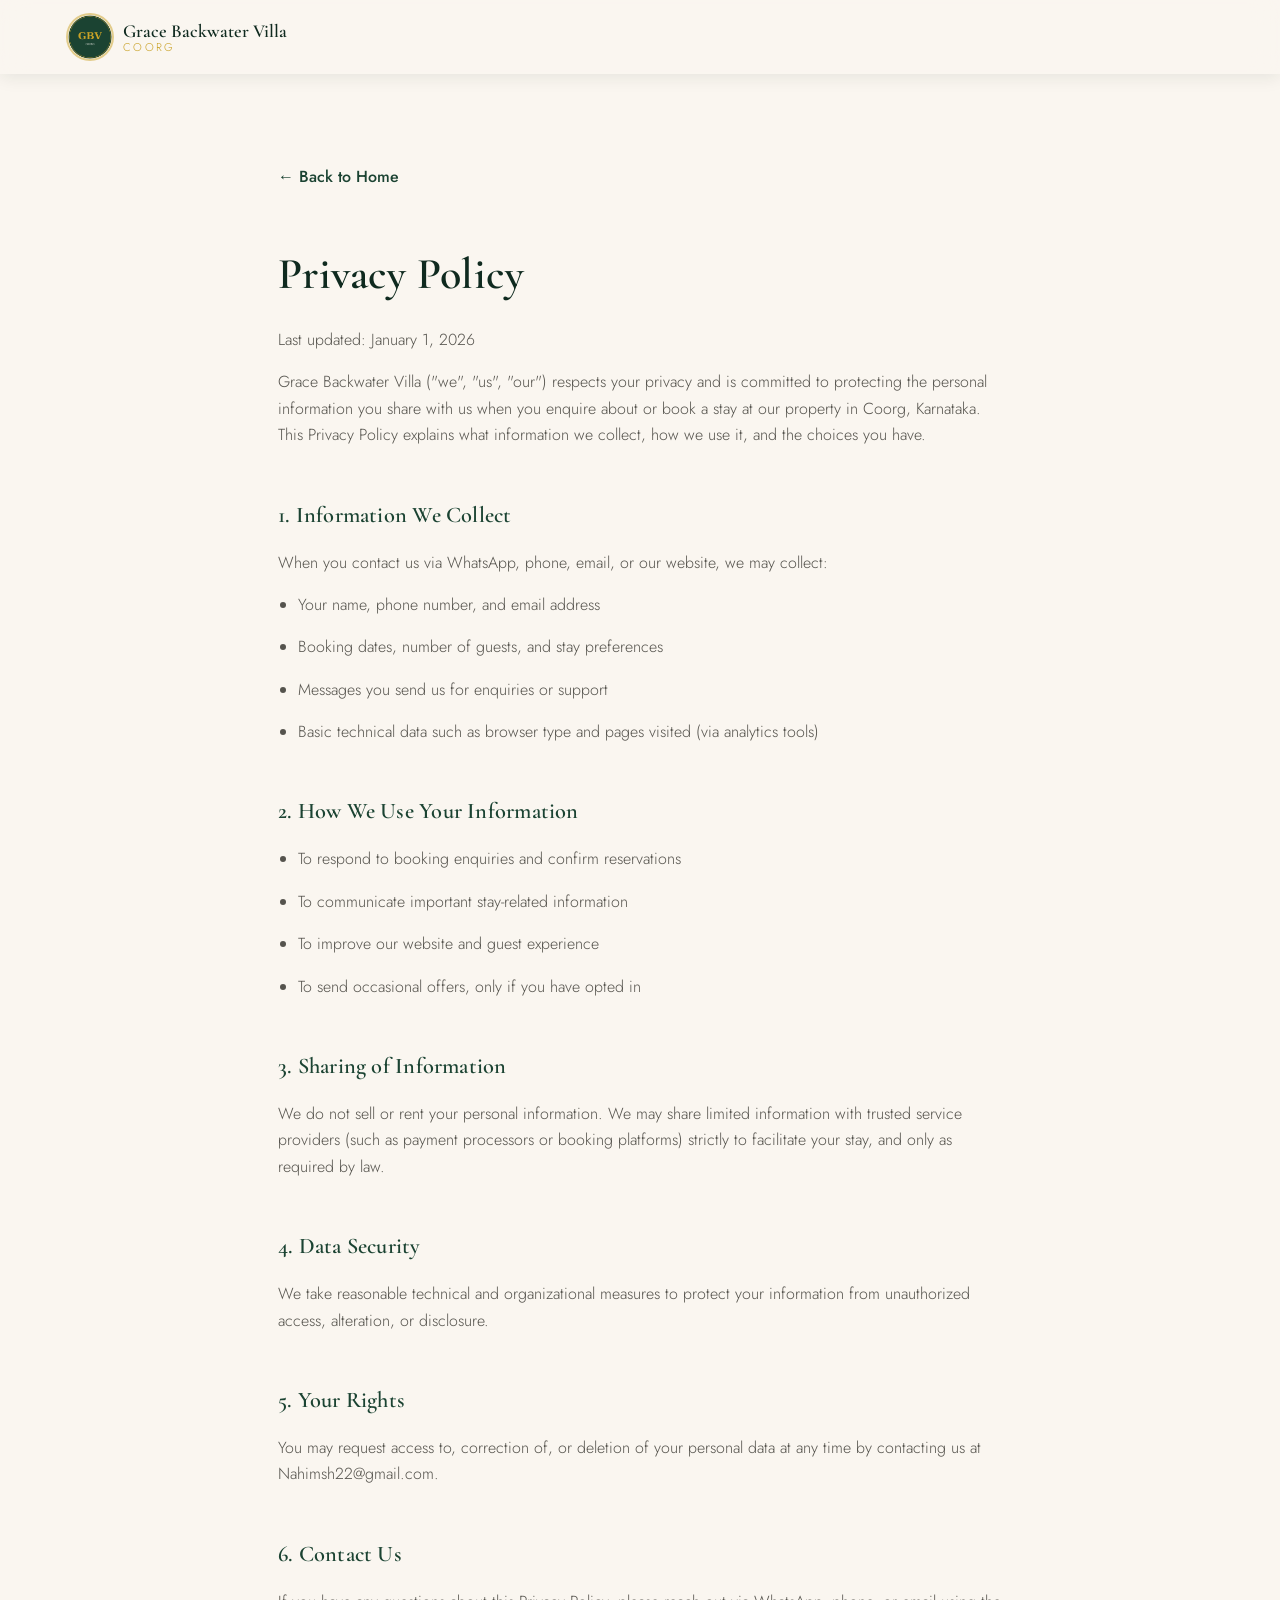
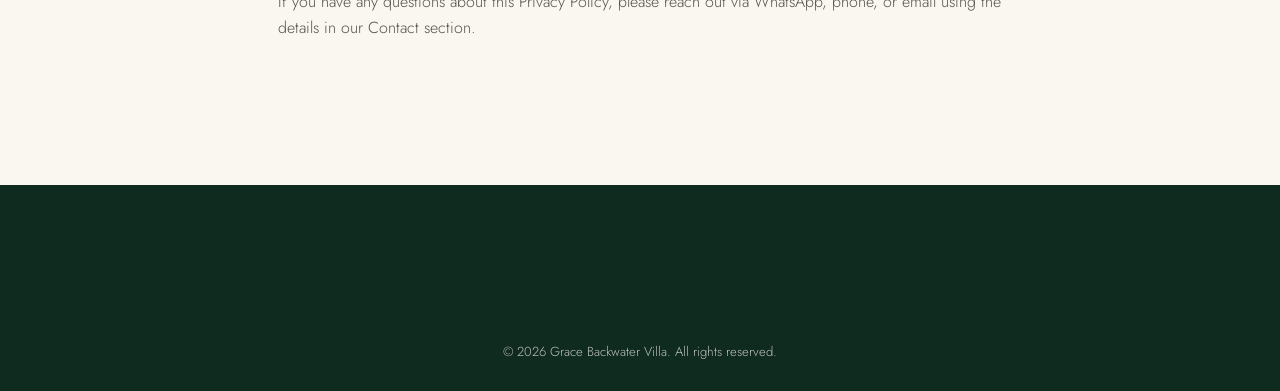
<file: privacy-policy.html>
<!DOCTYPE html>
<html lang="en">
<head>
  <meta charset="UTF-8" />
  <meta name="viewport" content="width=device-width, initial-scale=1.0" />
  <title>Privacy Policy | Grace Backwater Villa, Coorg</title>
  <meta name="description" content="Privacy Policy for Grace Backwater Villa, Coorg — how we collect, use, and protect your information." />
  <meta name="robots" content="noindex, follow" />
  <link rel="canonical" href="https://www.gracebackwatervillacoorg.com/privacy-policy.html" />
  <link rel="icon" type="image/png" sizes="32x32" href="favicon/favicon-32.png" />
  <link rel="shortcut icon" href="favicon/favicon.ico" />
  <link rel="stylesheet" href="https://fonts.googleapis.com/css2?family=Cormorant+Garamond:wght@400;500;600;700&family=Jost:wght@300;400;500;600&display=swap" />
  <link rel="stylesheet" href="css/style.css" />
</head>
<body>
  <header class="site-header is-scrolled">
    <div class="container header-inner">
      <a href="index.html" class="brand" aria-label="Grace Backwater Villa — Home">
        <img src="images/logo.png" alt="Grace Backwater Villa logo" class="brand-logo" width="44" height="44" />
        <span class="brand-text">
          <span class="brand-name">Grace Backwater Villa</span>
          <span class="brand-place">Coorg</span>
        </span>
      </a>
    </div>
  </header>

  <main id="main-content" class="legal-page">
    <div class="container">
      <a href="index.html" class="legal-back">&larr; Back to Home</a>
      <h1>Privacy Policy</h1>
      <p class="legal-updated">Last updated: January 1, 2026</p>

      <p>
        Grace Backwater Villa ("we", "us", "our") respects your privacy and is committed to
        protecting the personal information you share with us when you enquire about or book a
        stay at our property in Coorg, Karnataka. This Privacy Policy explains what information
        we collect, how we use it, and the choices you have.
      </p>

      <h2>1. Information We Collect</h2>
      <p>When you contact us via WhatsApp, phone, email, or our website, we may collect:</p>
      <ul>
        <li>Your name, phone number, and email address</li>
        <li>Booking dates, number of guests, and stay preferences</li>
        <li>Messages you send us for enquiries or support</li>
        <li>Basic technical data such as browser type and pages visited (via analytics tools)</li>
      </ul>

      <h2>2. How We Use Your Information</h2>
      <ul>
        <li>To respond to booking enquiries and confirm reservations</li>
        <li>To communicate important stay-related information</li>
        <li>To improve our website and guest experience</li>
        <li>To send occasional offers, only if you have opted in</li>
      </ul>

      <h2>3. Sharing of Information</h2>
      <p>
        We do not sell or rent your personal information. We may share limited information with
        trusted service providers (such as payment processors or booking platforms) strictly to
        facilitate your stay, and only as required by law.
      </p>

      <h2>4. Data Security</h2>
      <p>
        We take reasonable technical and organizational measures to protect your information
        from unauthorized access, alteration, or disclosure.
      </p>

      <h2>5. Your Rights</h2>
      <p>
        You may request access to, correction of, or deletion of your personal data at any time
        by contacting us at <a href="mailto:Nahimsh22@gmail.com">Nahimsh22@gmail.com</a>.
      </p>

      <h2>6. Contact Us</h2>
      <p>
        If you have any questions about this Privacy Policy, please reach out via WhatsApp,
        phone, or email using the details in our Contact section.
      </p>
    </div>
  </main>

  <footer class="site-footer">
    <div class="footer-bottom">
      <p>&copy; <span id="year"></span> Grace Backwater Villa. All rights reserved.</p>
    </div>
  </footer>
  <script>document.getElementById("year").textContent = new Date().getFullYear();</script>
</body>
</html>
</file>
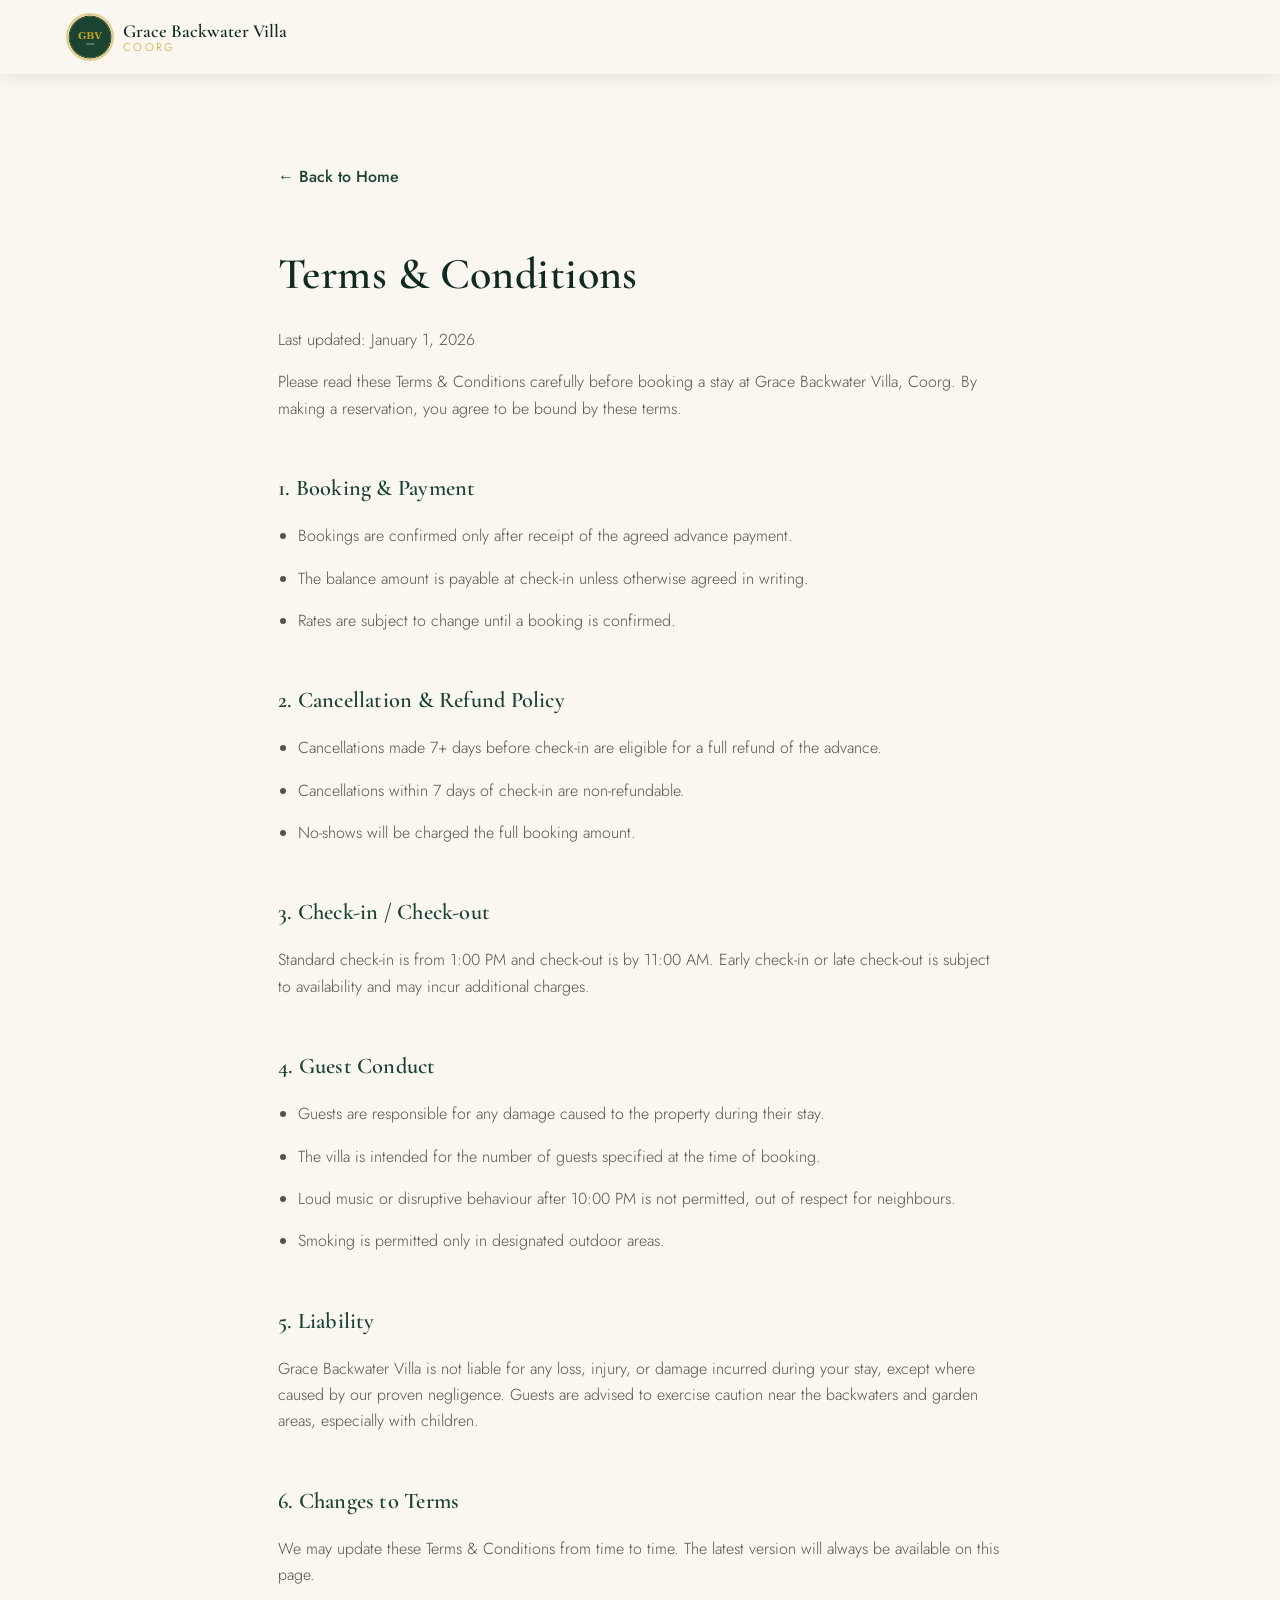
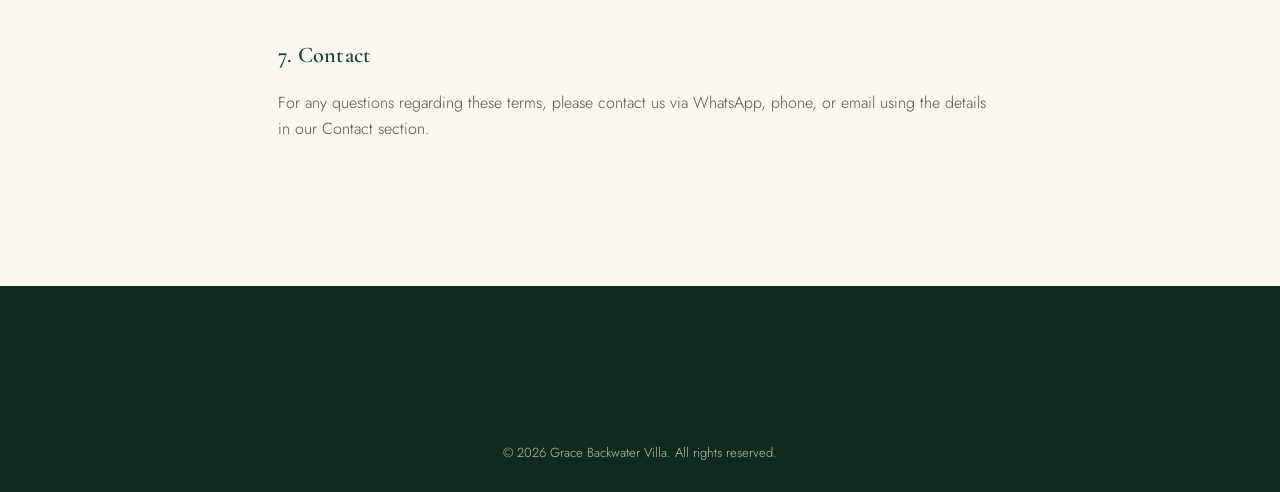
<file: terms.html>
<!DOCTYPE html>
<html lang="en">
<head>
  <meta charset="UTF-8" />
  <meta name="viewport" content="width=device-width, initial-scale=1.0" />
  <title>Terms &amp; Conditions | Grace Backwater Villa, Coorg</title>
  <meta name="description" content="Terms and Conditions for booking a stay at Grace Backwater Villa, Coorg." />
  <meta name="robots" content="noindex, follow" />
  <link rel="canonical" href="https://www.gracebackwatervillacoorg.com/terms.html" />
  <link rel="icon" type="image/png" sizes="32x32" href="favicon/favicon-32.png" />
  <link rel="shortcut icon" href="favicon/favicon.ico" />
  <link rel="stylesheet" href="https://fonts.googleapis.com/css2?family=Cormorant+Garamond:wght@400;500;600;700&family=Jost:wght@300;400;500;600&display=swap" />
  <link rel="stylesheet" href="css/style.css" />
</head>
<body>
  <header class="site-header is-scrolled">
    <div class="container header-inner">
      <a href="index.html" class="brand" aria-label="Grace Backwater Villa — Home">
        <img src="images/logo.png" alt="Grace Backwater Villa logo" class="brand-logo" width="44" height="44" />
        <span class="brand-text">
          <span class="brand-name">Grace Backwater Villa</span>
          <span class="brand-place">Coorg</span>
        </span>
      </a>
    </div>
  </header>

  <main id="main-content" class="legal-page">
    <div class="container">
      <a href="index.html" class="legal-back">&larr; Back to Home</a>
      <h1>Terms &amp; Conditions</h1>
      <p class="legal-updated">Last updated: January 1, 2026</p>

      <p>
        Please read these Terms &amp; Conditions carefully before booking a stay at Grace
        Backwater Villa, Coorg. By making a reservation, you agree to be bound by these terms.
      </p>

      <h2>1. Booking &amp; Payment</h2>
      <ul>
        <li>Bookings are confirmed only after receipt of the agreed advance payment.</li>
        <li>The balance amount is payable at check-in unless otherwise agreed in writing.</li>
        <li>Rates are subject to change until a booking is confirmed.</li>
      </ul>

      <h2>2. Cancellation &amp; Refund Policy</h2>
      <ul>
        <li>Cancellations made 7+ days before check-in are eligible for a full refund of the advance.</li>
        <li>Cancellations within 7 days of check-in are non-refundable.</li>
        <li>No-shows will be charged the full booking amount.</li>
      </ul>

      <h2>3. Check-in / Check-out</h2>
      <p>
        Standard check-in is from 1:00 PM and check-out is by 11:00 AM. Early check-in or late
        check-out is subject to availability and may incur additional charges.
      </p>

      <h2>4. Guest Conduct</h2>
      <ul>
        <li>Guests are responsible for any damage caused to the property during their stay.</li>
        <li>The villa is intended for the number of guests specified at the time of booking.</li>
        <li>Loud music or disruptive behaviour after 10:00 PM is not permitted, out of respect for neighbours.</li>
        <li>Smoking is permitted only in designated outdoor areas.</li>
      </ul>

      <h2>5. Liability</h2>
      <p>
        Grace Backwater Villa is not liable for any loss, injury, or damage incurred during your
        stay, except where caused by our proven negligence. Guests are advised to exercise
        caution near the backwaters and garden areas, especially with children.
      </p>

      <h2>6. Changes to Terms</h2>
      <p>
        We may update these Terms &amp; Conditions from time to time. The latest version will
        always be available on this page.
      </p>

      <h2>7. Contact</h2>
      <p>
        For any questions regarding these terms, please contact us via WhatsApp, phone, or
        email using the details in our Contact section.
      </p>
    </div>
  </main>

  <footer class="site-footer">
    <div class="footer-bottom">
      <p>&copy; <span id="year"></span> Grace Backwater Villa. All rights reserved.</p>
    </div>
  </footer>
  <script>document.getElementById("year").textContent = new Date().getFullYear();</script>
</body>
</html>
</file>
<file: css/style.css>
/* =========================================================
   Grace Backwater Villa — Stylesheet
   Design system: forest green / warm white / gold / charcoal
   ========================================================= */

/* ---------- 1. Design Tokens ---------- */
:root {
  /* Colors */
  --color-forest: #1b4332;
  --color-forest-dark: #0f2a1f;
  --color-forest-light: #2d6a4f;
  --color-gold: #c9a227;
  --color-gold-light: #e0be5c;
  --color-warm-white: #faf6f0;
  --color-off-white: #f7f3ec;
  --color-charcoal: #2b2b2b;
  --color-charcoal-soft: #55534d;
  --color-border: rgba(43, 43, 43, 0.1);

  /* Surfaces */
  --surface-card: #ffffff;
  --surface-glass: rgba(250, 246, 240, 0.72);

  /* Typography */
  --font-display: "Cormorant Garamond", "Times New Roman", serif;
  --font-body: "Jost", "Helvetica Neue", Arial, sans-serif;

  /* Spacing scale */
  --space-xs: 0.5rem;
  --space-sm: 1rem;
  --space-md: 1.75rem;
  --space-lg: 3rem;
  --space-xl: 5rem;
  --space-2xl: 8rem;

  /* Layout */
  --container-max: 1240px;
  --radius-sm: 10px;
  --radius-md: 18px;
  --radius-lg: 28px;
  --header-height: 84px;

  /* Motion */
  --ease: cubic-bezier(0.22, 1, 0.36, 1);
  --transition-fast: 0.25s var(--ease);
  --transition-mid: 0.5s var(--ease);
  --transition-slow: 0.9s var(--ease);

  /* Shadows */
  --shadow-sm: 0 4px 16px rgba(15, 42, 31, 0.08);
  --shadow-md: 0 12px 32px rgba(15, 42, 31, 0.12);
  --shadow-lg: 0 24px 64px rgba(15, 42, 31, 0.18);
}

/* ---------- 2. Reset ---------- */
*,
*::before,
*::after {
  box-sizing: border-box;
}

html {
  scroll-behavior: smooth;
  -webkit-text-size-adjust: 100%;
}

body {
  margin: 0;
  font-family: var(--font-body);
  color: var(--color-charcoal);
  background: var(--color-off-white);
  line-height: 1.65;
  font-weight: 300;
  -webkit-font-smoothing: antialiased;
}

img {
  max-width: 100%;
  display: block;
}

a {
  color: inherit;
  text-decoration: none;
}

ul {
  margin: 0;
  padding: 0;
  list-style: none;
}

h1, h2, h3, h4 {
  font-family: var(--font-display);
  font-weight: 600;
  color: var(--color-forest-dark);
  margin: 0;
  letter-spacing: 0.01em;
}

p {
  margin: 0;
}

button {
  font-family: inherit;
  cursor: pointer;
  border: none;
  background: none;
}

svg {
  fill: currentColor;
}

@media (prefers-reduced-motion: reduce) {
  html {
    scroll-behavior: auto;
  }
  *, *::before, *::after {
    animation-duration: 0.001ms !important;
    animation-iteration-count: 1 !important;
    transition-duration: 0.001ms !important;
    scroll-behavior: auto !important;
  }
}

/* ---------- 3. Utility / Layout ---------- */
.container {
  max-width: var(--container-max);
  margin-inline: auto;
  padding-inline: clamp(1.25rem, 5vw, 3rem);
}

.skip-link {
  position: absolute;
  left: -999px;
  top: auto;
  background: var(--color-forest);
  color: var(--color-warm-white);
  padding: 0.75rem 1.25rem;
  border-radius: var(--radius-sm);
  z-index: 999;
}

.skip-link:focus {
  left: 1rem;
  top: 1rem;
}

.icon {
  width: 1.25em;
  height: 1.25em;
  flex-shrink: 0;
}

.icon-lg {
  width: 2.1rem;
  height: 2.1rem;
}

.icon-accent {
  color: var(--color-gold);
}

.eyebrow {
  display: inline-block;
  font-family: var(--font-body);
  text-transform: uppercase;
  letter-spacing: 0.22em;
  font-size: 0.78rem;
  color: var(--color-gold);
  font-weight: 500;
  margin-bottom: var(--space-sm);
}

.eyebrow.center {
  display: block;
  text-align: center;
}

.section-title {
  font-size: clamp(2rem, 3.4vw, 2.85rem);
  line-height: 1.15;
  margin-bottom: var(--space-md);
}

.section-title.center {
  text-align: center;
}

.section-title.light {
  color: var(--color-warm-white);
}

.section-text {
  font-size: 1.05rem;
  color: var(--color-charcoal-soft);
  max-width: 46em;
}

.section-text.center {
  margin-inline: auto;
  text-align: center;
}

.section-text.light {
  color: rgba(250, 246, 240, 0.82);
}

.section-text.intro {
  margin-bottom: var(--space-lg);
}

.section-text + .section-text {
  margin-top: var(--space-sm);
}

/* ---------- 4. Buttons ---------- */
.btn {
  display: inline-flex;
  align-items: center;
  gap: 0.6rem;
  padding: 0.85rem 1.75rem;
  border-radius: 999px;
  font-size: 0.95rem;
  font-weight: 500;
  letter-spacing: 0.02em;
  transition: transform var(--transition-fast), box-shadow var(--transition-fast), background var(--transition-fast), color var(--transition-fast);
  white-space: nowrap;
}

.btn:hover {
  transform: translateY(-2px);
}

.btn-lg {
  padding: 1.1rem 2.25rem;
  font-size: 1rem;
}

.btn-primary {
  background: var(--color-forest);
  color: var(--color-warm-white);
  box-shadow: var(--shadow-sm);
}

.btn-primary:hover {
  background: var(--color-forest-light);
  box-shadow: var(--shadow-md);
}

.btn-whatsapp {
  background: var(--color-gold);
  color: var(--color-forest-dark);
}

.btn-whatsapp:hover {
  background: var(--color-gold-light);
  box-shadow: var(--shadow-md);
}

.btn-ghost {
  background: rgba(250, 246, 240, 0.12);
  color: var(--color-warm-white);
  border: 1.5px solid rgba(250, 246, 240, 0.55);
  backdrop-filter: blur(6px);
}

.btn-ghost:hover {
  background: rgba(250, 246, 240, 0.92);
  color: var(--color-forest-dark);
}

/* ---------- 5. Header / Nav ---------- */
.site-header {
  position: fixed;
  top: 0;
  left: 0;
  right: 0;
  z-index: 500;
  height: var(--header-height);
  display: flex;
  align-items: center;
  background: transparent;
  transition: background var(--transition-mid), box-shadow var(--transition-mid), height var(--transition-mid);
}

.site-header.is-scrolled {
  background: var(--surface-glass);
  backdrop-filter: blur(14px) saturate(1.2);
  box-shadow: var(--shadow-sm);
  height: 74px;
}

.header-inner {
  display: flex;
  align-items: center;
  justify-content: space-between;
  width: 100%;
}

.brand {
  display: flex;
  align-items: center;
  gap: 0.7rem;
}

.brand-logo {
  border-radius: 50%;
  box-shadow: 0 0 0 2px rgba(201, 162, 39, 0.5);
}

.brand-text {
  display: flex;
  flex-direction: column;
  line-height: 1.1;
}

.brand-name {
  font-family: var(--font-display);
  font-weight: 600;
  font-size: 1.15rem;
  color: var(--color-warm-white);
  transition: color var(--transition-mid);
}

.site-header.is-scrolled .brand-name {
  color: var(--color-forest-dark);
}

.brand-place {
  font-size: 0.7rem;
  letter-spacing: 0.2em;
  text-transform: uppercase;
  color: var(--color-gold);
}

.main-nav {
  display: flex;
  align-items: center;
  gap: var(--space-lg);
}

.nav-list {
  display: flex;
  gap: var(--space-md);
}

.nav-link {
  font-size: 0.92rem;
  font-weight: 400;
  color: var(--color-warm-white);
  position: relative;
  padding-bottom: 4px;
  transition: color var(--transition-fast);
}

.site-header.is-scrolled .nav-link {
  color: var(--color-charcoal);
}

.nav-link::after {
  content: "";
  position: absolute;
  left: 0;
  bottom: 0;
  width: 0;
  height: 1.5px;
  background: var(--color-gold);
  transition: width var(--transition-fast);
}

.nav-link:hover::after {
  width: 100%;
}

.nav-cta {
  padding: 0.65rem 1.35rem;
  font-size: 0.88rem;
}

.nav-toggle {
  display: none;
  flex-direction: column;
  gap: 5px;
  padding: 0.5rem;
  z-index: 600;
}

.nav-toggle-bar {
  width: 26px;
  height: 2px;
  background: var(--color-warm-white);
  border-radius: 2px;
  transition: background var(--transition-fast), transform var(--transition-fast), opacity var(--transition-fast);
}

.site-header.is-scrolled .nav-toggle-bar {
  background: var(--color-forest-dark);
}

/* ---------- 6. Hero ---------- */
.hero {
  position: relative;
  min-height: 100vh;
  display: flex;
  align-items: center;
  overflow: hidden;
}

.hero-media {
  position: absolute;
  inset: 0;
  z-index: 0;
}

.hero-img {
  width: 100%;
  height: 100%;
  object-fit: cover;
  transform: scale(1.05);
  animation: hero-zoom 20s var(--ease) forwards;
}

@keyframes hero-zoom {
  to { transform: scale(1); }
}

.hero-overlay {
  position: absolute;
  inset: 0;
  z-index: 1;
  background: linear-gradient(180deg, rgba(15, 42, 31, 0.55) 0%, rgba(15, 42, 31, 0.35) 40%, rgba(15, 42, 31, 0.75) 100%);
}

.hero-content {
  position: relative;
  z-index: 2;
  padding-top: var(--header-height);
  max-width: 760px;
}

.hero-eyebrow {
  color: var(--color-gold-light);
}

.hero-title {
  font-size: clamp(2.6rem, 6.5vw, 5rem);
  color: var(--color-warm-white);
  line-height: 1.08;
  margin-bottom: var(--space-md);
  text-shadow: 0 4px 30px rgba(0, 0, 0, 0.25);
}

.hero-subtitle {
  font-size: clamp(1rem, 1.3vw, 1.2rem);
  color: rgba(250, 246, 240, 0.9);
  max-width: 40em;
  margin-bottom: var(--space-lg);
}

.hero-actions {
  display: flex;
  flex-wrap: wrap;
  gap: 1rem;
}

.scroll-cue {
  position: absolute;
  bottom: var(--space-lg);
  left: 50%;
  transform: translateX(-50%);
  z-index: 2;
  width: 26px;
  height: 42px;
  border: 2px solid rgba(250, 246, 240, 0.6);
  border-radius: 999px;
}

.scroll-cue span {
  position: absolute;
  top: 8px;
  left: 50%;
  width: 4px;
  height: 8px;
  background: var(--color-gold-light);
  border-radius: 999px;
  transform: translateX(-50%);
  animation: scroll-cue-move 1.8s ease-in-out infinite;
}

@keyframes scroll-cue-move {
  0% { opacity: 1; top: 8px; }
  70% { opacity: 0; top: 22px; }
  100% { opacity: 0; top: 8px; }
}

/* ---------- 7. Data-aos scroll reveal ---------- */
[data-aos] {
  opacity: 0;
  transform: translateY(28px);
  transition: opacity 0.8s var(--ease), transform 0.8s var(--ease);
}

[data-aos].aos-visible {
  opacity: 1;
  transform: translateY(0);
}

.hero [data-aos] {
  transition-delay: 0.15s;
}

/* ---------- 8. About ---------- */
.about {
  padding-block: var(--space-2xl);
  background: var(--color-warm-white);
}

.about-grid {
  display: grid;
  grid-template-columns: 0.85fr 1.15fr;
  gap: clamp(2rem, 5vw, 5rem);
  align-items: center;
}

.about-media {
  position: relative;
  border-radius: var(--radius-lg);
  overflow: hidden;
  box-shadow: var(--shadow-lg);
}

.about-media img {
  width: 100%;
  height: 100%;
  object-fit: cover;
  aspect-ratio: 4 / 5;
}

.about-media-badge {
  position: absolute;
  bottom: var(--space-md);
  right: var(--space-md);
  background: var(--surface-glass);
  backdrop-filter: blur(10px);
  border: 1px solid rgba(255, 255, 255, 0.4);
  border-radius: var(--radius-md);
  padding: var(--space-sm) var(--space-md);
  text-align: center;
  box-shadow: var(--shadow-md);
}

.badge-number {
  display: block;
  font-family: var(--font-display);
  font-size: 2rem;
  font-weight: 700;
  color: var(--color-forest);
}

.badge-label {
  font-size: 0.72rem;
  text-transform: uppercase;
  letter-spacing: 0.08em;
  color: var(--color-charcoal-soft);
}

.about-points {
  display: grid;
  gap: var(--space-sm);
  margin: var(--space-md) 0 var(--space-lg);
}

.about-points li {
  display: flex;
  align-items: center;
  gap: 0.75rem;
  font-size: 0.98rem;
  color: var(--color-charcoal);
}

/* ---------- 9. Gallery (Masonry) ---------- */
.gallery {
  padding-block: var(--space-2xl);
  background: var(--color-off-white);
}

.masonry {
  display: grid;
  grid-template-columns: repeat(4, 1fr);
  grid-auto-rows: 220px;
  gap: 1rem;
}

.masonry-item {
  position: relative;
  margin: 0;
  overflow: hidden;
  border-radius: var(--radius-md);
  grid-row: span 1;
  box-shadow: var(--shadow-sm);
}

.masonry-item.span-tall {
  grid-row: span 2;
}

.masonry-item.span-wide {
  grid-column: span 2;
}

.masonry-item img {
  width: 100%;
  height: 100%;
  object-fit: cover;
  transition: transform 0.6s var(--ease);
}

.masonry-item:hover img {
  transform: scale(1.08);
}

.masonry-item figcaption {
  position: absolute;
  left: 0;
  right: 0;
  bottom: 0;
  padding: 1.25rem 1rem 0.9rem;
  background: linear-gradient(180deg, transparent, rgba(15, 42, 31, 0.85));
  color: var(--color-warm-white);
  font-size: 0.85rem;
  letter-spacing: 0.03em;
  opacity: 0;
  transform: translateY(8px);
  transition: opacity var(--transition-fast), transform var(--transition-fast);
}

.masonry-item:hover figcaption {
  opacity: 1;
  transform: translateY(0);
}

/* ---------- 10. Amenities ---------- */
.amenities {
  padding-block: var(--space-2xl);
  background: var(--color-warm-white);
}

.amenities-grid {
  display: grid;
  grid-template-columns: repeat(auto-fit, minmax(150px, 1fr));
  gap: var(--space-sm);
}

.amenity-card {
  display: flex;
  flex-direction: column;
  align-items: center;
  gap: 0.85rem;
  text-align: center;
  padding: var(--space-md) var(--space-sm);
  background: var(--surface-card);
  border-radius: var(--radius-md);
  box-shadow: var(--shadow-sm);
  color: var(--color-forest);
  font-size: 0.92rem;
  font-weight: 500;
  transition: transform var(--transition-fast), box-shadow var(--transition-fast);
}

.amenity-card:hover {
  transform: translateY(-6px);
  box-shadow: var(--shadow-md);
}

.amenity-card .icon-lg {
  color: var(--color-gold);
}

.amenity-card span {
  color: var(--color-charcoal);
}

/* ---------- 11. Why Choose Us ---------- */
.why-us {
  padding-block: var(--space-2xl);
  background: var(--color-off-white);
}

.why-grid {
  display: grid;
  grid-template-columns: repeat(auto-fit, minmax(240px, 1fr));
  gap: var(--space-md);
}

.why-card {
  padding: var(--space-lg) var(--space-md);
  background: var(--surface-card);
  border-radius: var(--radius-md);
  box-shadow: var(--shadow-sm);
  transition: transform var(--transition-fast), box-shadow var(--transition-fast);
  border-top: 3px solid transparent;
}

.why-card:hover {
  transform: translateY(-8px);
  box-shadow: var(--shadow-md);
  border-top-color: var(--color-gold);
}

.why-card .icon-lg {
  margin-bottom: var(--space-sm);
}

.why-card h3 {
  font-size: 1.25rem;
  margin-bottom: 0.5rem;
}

.why-card p {
  color: var(--color-charcoal-soft);
  font-size: 0.95rem;
}

/* ---------- 12. Reviews ---------- */
.reviews {
  padding-block: var(--space-2xl);
  background: var(--color-warm-white);
}

.reviews-grid {
  display: grid;
  grid-template-columns: repeat(auto-fit, minmax(260px, 1fr));
  gap: var(--space-md);
}

.review-card {
  padding: var(--space-lg) var(--space-md);
  background: var(--surface-card);
  border-radius: var(--radius-md);
  box-shadow: var(--shadow-sm);
  display: flex;
  flex-direction: column;
  gap: var(--space-sm);
}

.stars {
  color: var(--color-gold);
  letter-spacing: 0.2em;
  font-size: 0.95rem;
}

.review-text {
  font-size: 0.98rem;
  color: var(--color-charcoal);
  font-style: italic;
  flex-grow: 1;
}

.review-author {
  display: flex;
  flex-direction: column;
  border-top: 1px solid var(--color-border);
  padding-top: var(--space-sm);
}

.review-name {
  font-weight: 500;
  color: var(--color-forest);
}

.review-meta {
  font-size: 0.78rem;
  color: var(--color-charcoal-soft);
}

/* ---------- 13. Location ---------- */
.location {
  padding-block: var(--space-2xl);
  background: var(--color-off-white);
}

.location-grid {
  display: grid;
  grid-template-columns: 1fr 1fr;
  gap: clamp(2rem, 5vw, 4rem);
  align-items: center;
}

.location-details {
  display: grid;
  gap: var(--space-sm);
  margin: var(--space-md) 0 var(--space-lg);
}

.location-details li {
  display: flex;
  align-items: flex-start;
  gap: 0.75rem;
  color: var(--color-charcoal);
  font-size: 0.98rem;
}

.location-map {
  border-radius: var(--radius-lg);
  overflow: hidden;
  box-shadow: var(--shadow-lg);
  aspect-ratio: 4 / 3;
}

.location-map iframe {
  width: 100%;
  height: 100%;
}

/* ---------- 14. Contact ---------- */
.contact {
  padding-block: var(--space-2xl);
  background: linear-gradient(160deg, var(--color-forest-dark), var(--color-forest));
  position: relative;
}

.contact .eyebrow.center {
  color: var(--color-gold-light);
}

.contact-grid {
  display: grid;
  grid-template-columns: repeat(auto-fit, minmax(200px, 1fr));
  gap: var(--space-md);
  margin-bottom: var(--space-lg);
}

.contact-card {
  display: flex;
  flex-direction: column;
  align-items: center;
  gap: 0.6rem;
  text-align: center;
  padding: var(--space-lg) var(--space-sm);
  background: rgba(250, 246, 240, 0.06);
  border: 1px solid rgba(250, 246, 240, 0.14);
  border-radius: var(--radius-md);
  color: var(--color-warm-white);
  transition: transform var(--transition-fast), background var(--transition-fast);
}

.contact-card:hover {
  transform: translateY(-6px);
  background: rgba(250, 246, 240, 0.12);
}

.contact-card .icon-lg {
  color: var(--color-gold);
}

.contact-card h3 {
  color: var(--color-warm-white);
  font-size: 1.1rem;
}

.contact-card p {
  color: rgba(250, 246, 240, 0.75);
  font-size: 0.9rem;
}

.contact-main-cta {
  display: flex;
  justify-content: center;
  margin-inline: auto;
  width: fit-content;
}

/* ---------- 15. Footer ---------- */
.site-footer {
  background: var(--color-forest-dark);
  color: rgba(250, 246, 240, 0.75);
  padding-top: var(--space-2xl);
}

.footer-grid {
  display: grid;
  grid-template-columns: 1.4fr 1fr 1fr 1.2fr;
  gap: var(--space-lg);
  padding-bottom: var(--space-lg);
  border-bottom: 1px solid rgba(250, 246, 240, 0.12);
}

.footer-brand p {
  margin: var(--space-sm) 0;
  font-size: 0.92rem;
  max-width: 26em;
}

.footer-brand .brand-name {
  color: var(--color-warm-white);
}

.social-icons {
  display: flex;
  gap: 0.75rem;
  margin-top: var(--space-sm);
}

.social-icons a {
  display: flex;
  align-items: center;
  justify-content: center;
  width: 40px;
  height: 40px;
  border-radius: 50%;
  background: rgba(250, 246, 240, 0.08);
  color: var(--color-warm-white);
  transition: background var(--transition-fast), color var(--transition-fast), transform var(--transition-fast);
}

.social-icons a:hover {
  background: var(--color-gold);
  color: var(--color-forest-dark);
  transform: translateY(-3px);
}

.footer-links h4,
.footer-contact h4 {
  color: var(--color-warm-white);
  font-size: 1rem;
  margin-bottom: var(--space-sm);
  text-transform: uppercase;
  letter-spacing: 0.08em;
}

.footer-links ul {
  display: grid;
  gap: 0.6rem;
}

.footer-links a {
  font-size: 0.92rem;
  transition: color var(--transition-fast);
}

.footer-links a:hover,
.footer-contact a:hover {
  color: var(--color-gold-light);
}

.footer-contact p {
  font-size: 0.92rem;
  margin-bottom: 0.5rem;
}

.footer-bottom {
  text-align: center;
  padding: var(--space-md) 0;
  font-size: 0.82rem;
}

/* ---------- 16. Floating WhatsApp + Back-to-top ---------- */
.whatsapp-float {
  position: fixed;
  bottom: 1.75rem;
  right: 1.75rem;
  z-index: 400;
  width: 60px;
  height: 60px;
  border-radius: 50%;
  background: #25d366;
  color: #fff;
  display: flex;
  align-items: center;
  justify-content: center;
  box-shadow: 0 10px 30px rgba(37, 211, 102, 0.45);
  animation: float-pulse 2.6s ease-in-out infinite;
  transition: transform var(--transition-fast);
}

.whatsapp-float:hover {
  transform: scale(1.08);
}

.whatsapp-float .icon {
  width: 30px;
  height: 30px;
}

@keyframes float-pulse {
  0%, 100% { box-shadow: 0 10px 30px rgba(37, 211, 102, 0.45); }
  50% { box-shadow: 0 10px 30px rgba(37, 211, 102, 0.75), 0 0 0 10px rgba(37, 211, 102, 0.12); }
}

.back-to-top {
  position: fixed;
  bottom: 1.75rem;
  left: 1.75rem;
  z-index: 400;
  width: 48px;
  height: 48px;
  border-radius: 50%;
  background: var(--color-forest);
  color: var(--color-warm-white);
  display: flex;
  align-items: center;
  justify-content: center;
  box-shadow: var(--shadow-md);
  opacity: 0;
  transform: translateY(12px);
  pointer-events: none;
  transition: opacity var(--transition-fast), transform var(--transition-fast), background var(--transition-fast);
}

.back-to-top.is-visible {
  opacity: 1;
  transform: translateY(0);
  pointer-events: auto;
}

.back-to-top:hover {
  background: var(--color-forest-light);
}

/* ---------- 17. Legal Pages ---------- */
.legal-page {
  padding-block: calc(var(--header-height) + var(--space-xl)) var(--space-2xl);
  background: var(--color-warm-white);
}

.legal-page .container {
  max-width: 820px;
}

.legal-page h1 {
  font-size: clamp(2rem, 4vw, 2.75rem);
  margin-bottom: var(--space-sm);
}

.legal-updated {
  color: var(--color-charcoal-soft);
  font-size: 0.9rem;
  margin-bottom: var(--space-lg);
}

.legal-page h2 {
  font-size: 1.4rem;
  margin-top: var(--space-lg);
  margin-bottom: var(--space-sm);
  color: var(--color-forest);
}

.legal-page p,
.legal-page li {
  color: var(--color-charcoal-soft);
  font-size: 1rem;
  margin-bottom: var(--space-sm);
}

.legal-page ul {
  padding-left: 1.25rem;
  list-style: disc;
}

.legal-back {
  display: inline-flex;
  align-items: center;
  gap: 0.5rem;
  margin-bottom: var(--space-lg);
  color: var(--color-forest);
  font-weight: 500;
}

/* ---------- 18. Responsive ---------- */
@media (max-width: 1024px) {
  .about-grid,
  .location-grid {
    grid-template-columns: 1fr;
  }

  .about-media {
    max-width: 480px;
    margin-inline: auto;
  }

  .footer-grid {
    grid-template-columns: 1fr 1fr;
  }

  .masonry {
    grid-template-columns: repeat(3, 1fr);
  }
}

@media (max-width: 860px) {
  .main-nav {
    position: fixed;
    inset: 0 0 0 auto;
    width: min(320px, 82vw);
    height: 100vh;
    background: var(--color-warm-white);
    flex-direction: column;
    align-items: flex-start;
    justify-content: flex-start;
    padding: calc(var(--header-height) + 1rem) var(--space-lg) var(--space-lg);
    gap: var(--space-lg);
    transform: translateX(100%);
    transition: transform var(--transition-mid);
    box-shadow: var(--shadow-lg);
  }

  .main-nav.is-open {
    transform: translateX(0);
  }

  .nav-list {
    flex-direction: column;
    gap: var(--space-md);
    width: 100%;
  }

  .nav-link {
    color: var(--color-charcoal);
    font-size: 1.05rem;
  }

  .nav-link::after {
    background: var(--color-forest);
  }

  .nav-cta {
    width: 100%;
    justify-content: center;
  }

  .nav-toggle {
    display: flex;
  }

  .nav-toggle.is-active .nav-toggle-bar:nth-child(1) {
    transform: translateY(7px) rotate(45deg);
  }

  .nav-toggle.is-active .nav-toggle-bar:nth-child(2) {
    opacity: 0;
  }

  .nav-toggle.is-active .nav-toggle-bar:nth-child(3) {
    transform: translateY(-7px) rotate(-45deg);
  }

  .nav-toggle.is-active .nav-toggle-bar {
    background: var(--color-forest-dark);
  }
}

@media (max-width: 720px) {
  .masonry {
    grid-template-columns: repeat(2, 1fr);
    grid-auto-rows: 180px;
  }

  .masonry-item.span-wide {
    grid-column: span 2;
  }

  .footer-grid {
    grid-template-columns: 1fr;
  }

  .hero-actions {
    flex-direction: column;
    align-items: stretch;
  }

  .hero-actions .btn {
    justify-content: center;
  }
}

@media (max-width: 480px) {
  :root {
    --space-2xl: 5rem;
    --space-xl: 3.5rem;
  }

  .masonry {
    grid-template-columns: repeat(2, 1fr);
    grid-auto-rows: 150px;
    gap: 0.6rem;
  }

  .whatsapp-float {
    width: 54px;
    height: 54px;
    bottom: 1.25rem;
    right: 1.25rem;
  }

  .back-to-top {
    width: 42px;
    height: 42px;
    bottom: 1.25rem;
    left: 1.25rem;
  }
}
</file>
